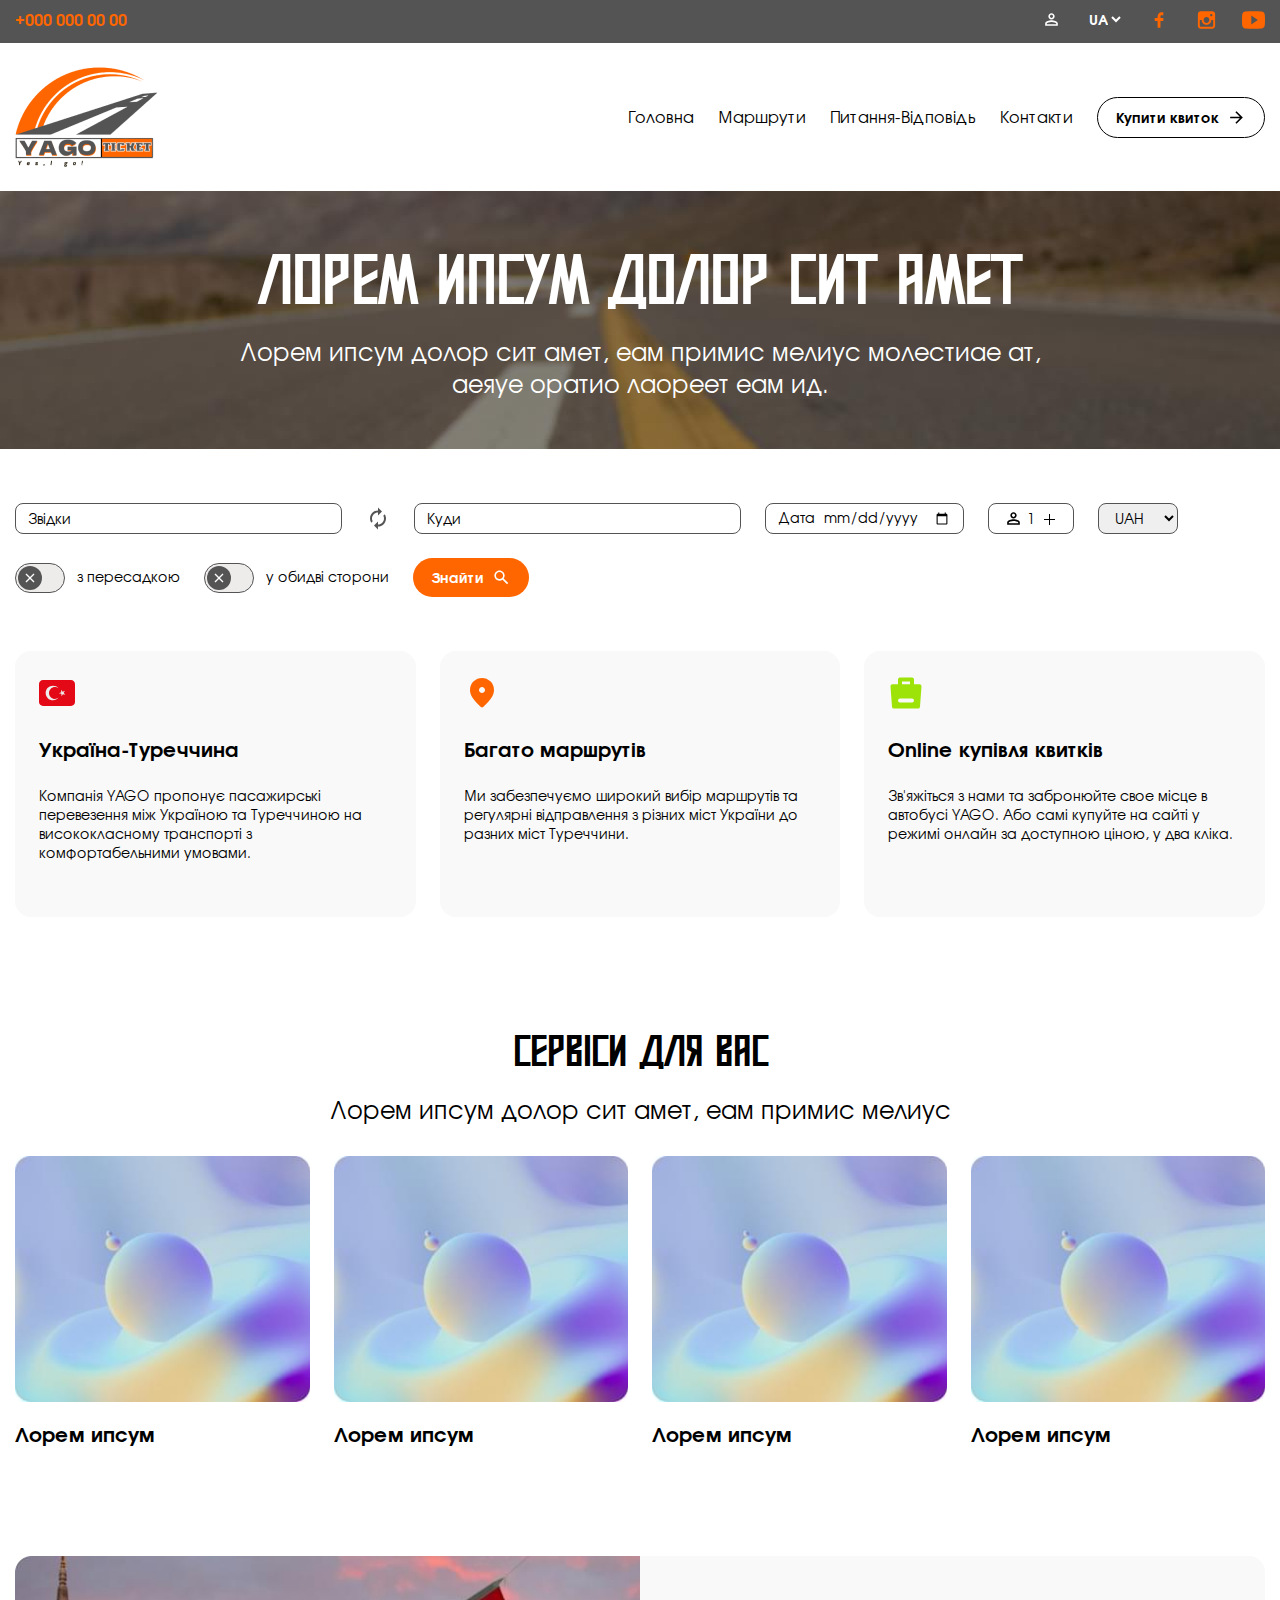
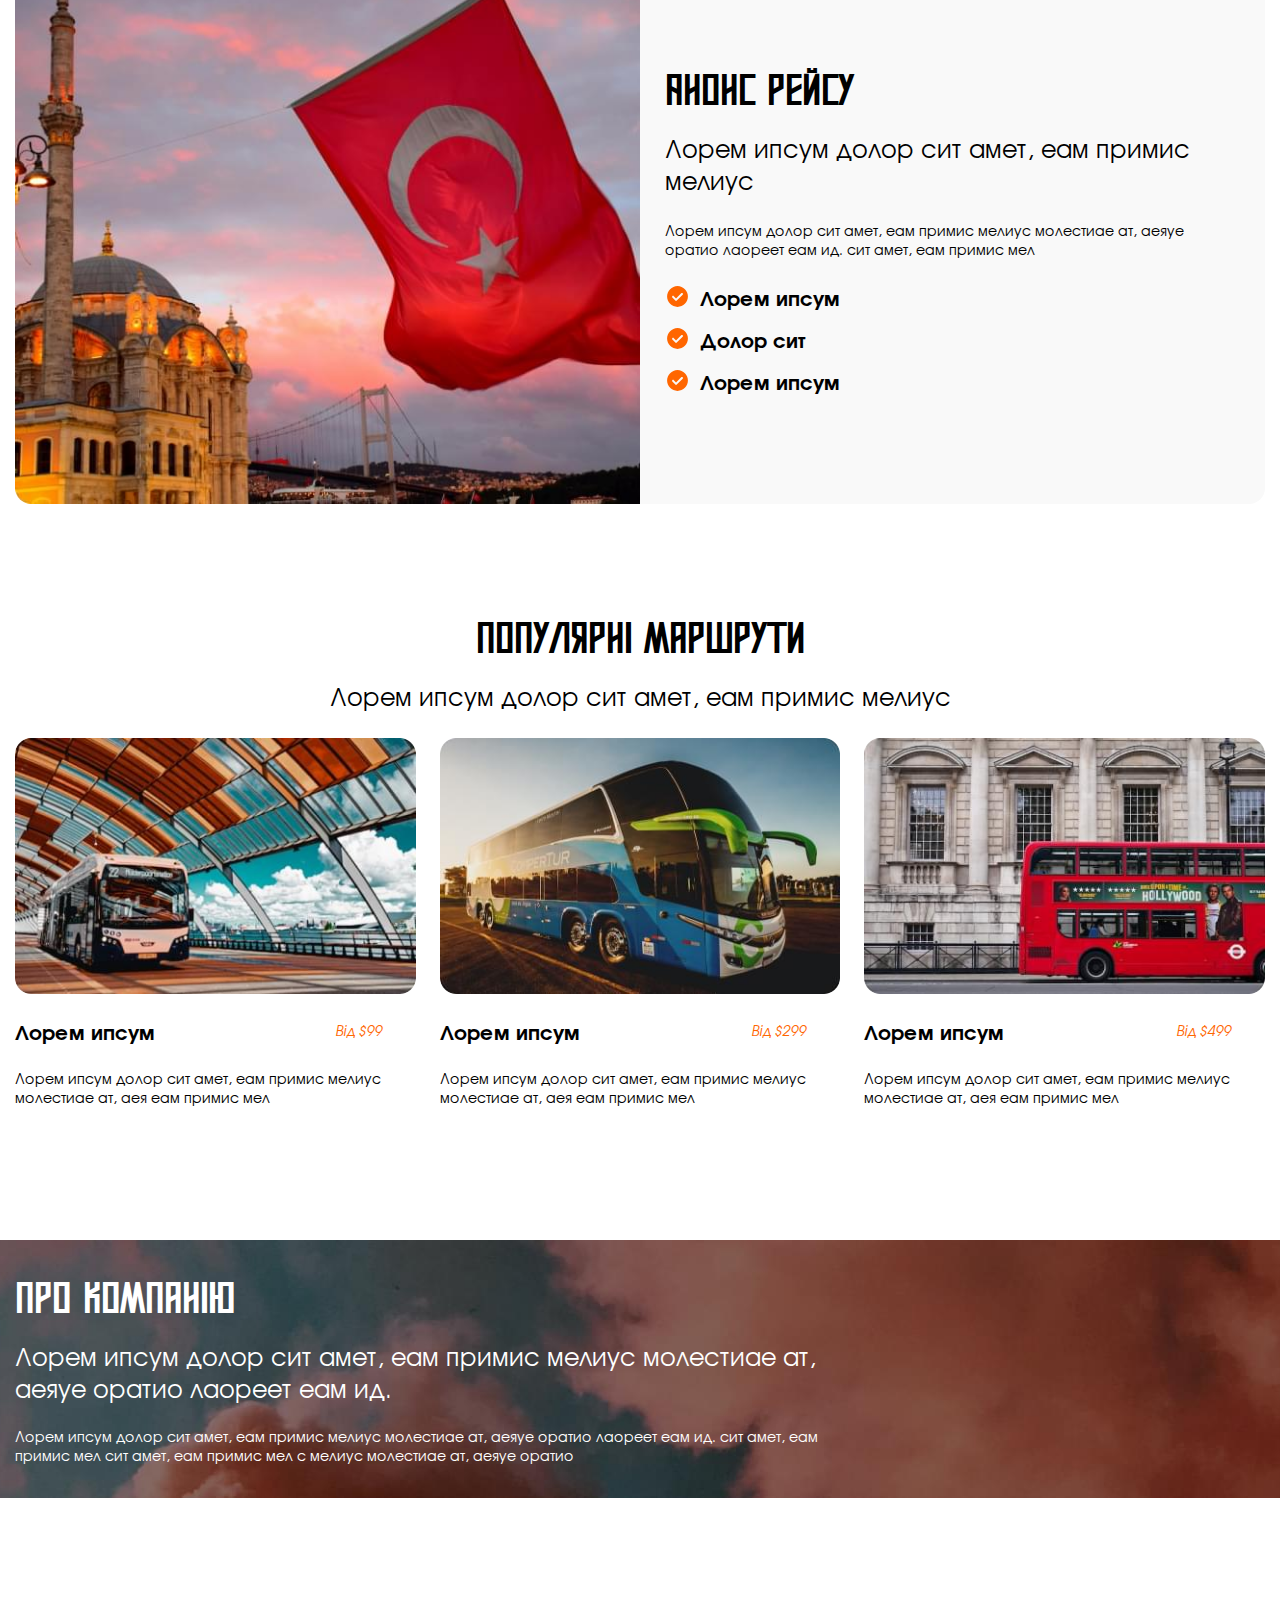
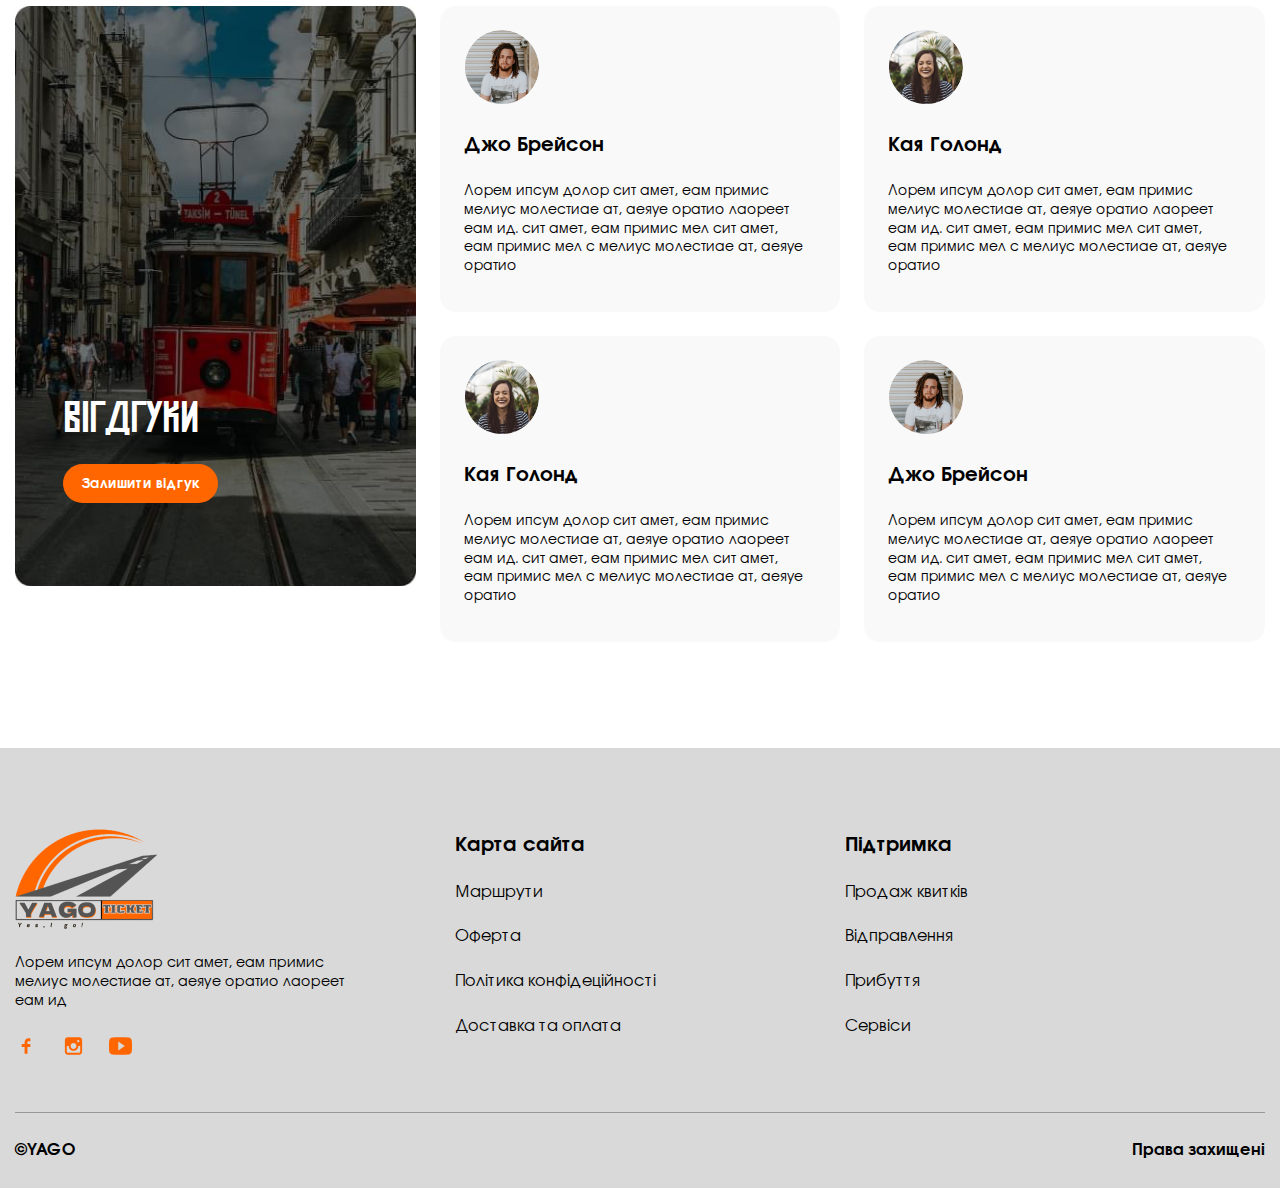
<file: index.html>
<!DOCTYPE html>
<html lang="uk">

<head>
	<title>YagoTicket</title>
	<meta charset="UTF-8">
	<meta name="format-detection" content="telephone=no">
	<!-- <style>body{opacity: 0;}</style> -->
	<link rel="stylesheet" href="css/style.min.css?_v=20230709181108">
	<link rel="shortcut icon" href="favicon.ico">
	<!-- <meta name="robots" content="noindex, nofollow"> -->
	<meta name="viewport" content="width=device-width, initial-scale=1.0">
</head>

<body>
	<div class="wrapper">
		<header class="header">
			<div class="header__top header-top">
				<div class="header-top__container">
					<button type="button" class="menu__icon icon-menu"><span></span></button>
					<a href="tel:+0000000000">+000 000 00 00</a>
					<div class="header-top__manipulation">
						<div class="header-top__lc">
							<a href=""><img src="img/svg/lc.svg" alt=""></a>
							<select name="" id="">
								<option value="" selected>UA</option>
								<option value="">EN</option>
								<option value="">RU</option>
							</select>
						</div>
						<div class="header-top__social">
							<a href=""><img src="img/svg/facebook.svg" alt=""></a>
							<a href=""><img src="img/svg/instagram.svg" alt=""></a>
							<a href=""><img src="img/svg/youtube.svg" alt=""></a>
						</div>
					</div>
				</div>
			</div>
			<div class="header__lower header-lover">
				<div class="header-lover__container">
					<picture>
						<!-- <source srcset="img.webp/logo.webp" type="image/webp"> -->
						<img src="img/png/logo.png" alt="">
					</picture>
					<div class="header-lover__menu menu">
						<nav class="menu__body">
							<ul class="menu__list">
								<li class="menu__item"><a href="index.html" class="menu__link">Головна</a></li>
								<li class="menu__item"><a href="routes.html" class="menu__link">Маршрути</a></li>
								<li class="menu__item"><a href="answer.html" class="menu__link">Питання-Відповідь</a></li>
								<li class="menu__item"><a href="contacts.html" class="menu__link">Контакти</a></li>
								<li class="menu__item"><a href="" class="menu__link">Купити квиток <svg width="19" height="19" viewBox="0 0 19 19" fill="none" xmlns="http://www.w3.org/2000/svg">
											<path d="M9.50002 3.16675L8.38377 4.283L12.8013 8.70841H3.16669V10.2917H12.8013L8.38377 14.7172L9.50002 15.8334L15.8334 9.50008L9.50002 3.16675Z" fill="black" />
										</svg></a></li>
							</ul>
						</nav>
					</div>
				</div>
			</div>
		</header>
		<main class="page">
			<section class="banner" style="background: url('img/jpg/banner.jpg') 50% 50% / auto 100% no-repeat;">
				<div class="banner__container">
					<div class="banner__text">
						<h1>Лорем ипсум долор сит амет</h1>
						<p>Лорем ипсум долор сит амет, еам примис мелиус молестиае ат, аеяуе оратио лаореет еам ид.</p>
					</div>
				</div>
			</section>

			<section class="form">
				<div class="form__container">
					<form action="">
						<input class="form__where" type="text" placeholder="Звідки">
						<img src="img/svg/arrow_circle.svg" alt="">
						<input class="form__whither" type="text" placeholder="Куди">
						<div class="form__calendar">
							<span>Дата</span>
							<input type="date" placeholder="">
						</div>
						<div data-quantity class="quantity">
							<button data-quantity-minus type="button" class="quantity__button quantity__button_minus">
								<svg width="19" height="19" viewBox="0 0 19 19" fill="none" xmlns="http://www.w3.org/2000/svg">
									<path fill-rule="evenodd" clip-rule="evenodd" d="M9.50002 3.16675C7.75044 3.16675 6.33335 4.58383 6.33335 6.33341C6.33335 8.083 7.75044 9.50008 9.50002 9.50008C11.2496 9.50008 12.6667 8.083 12.6667 6.33341C12.6667 4.58383 11.2496 3.16675 9.50002 3.16675ZM11.0834 6.33341C11.0834 5.46258 10.3709 4.75008 9.50002 4.75008C8.62919 4.75008 7.91669 5.46258 7.91669 6.33341C7.91669 7.20425 8.62919 7.91675 9.50002 7.91675C10.3709 7.91675 11.0834 7.20425 11.0834 6.33341ZM14.25 13.4584C14.0917 12.8963 11.6375 11.8751 9.50002 11.8751C7.36252 11.8751 4.90835 12.8963 4.75002 13.4663V14.2501H14.25V13.4584ZM3.16669 13.4584C3.16669 11.3526 7.38627 10.2917 9.50002 10.2917C11.6138 10.2917 15.8334 11.3526 15.8334 13.4584V15.8334H3.16669V13.4584Z" fill="black" />
								</svg>
							</button>
							<div class="quantity__input">
								<input data-quantity-value autocomplete="off" type="text" name="form[]" value="1">
							</div>
							<button data-quantity-plus type="button" class="quantity__button quantity__button_plus"></button>
						</div>
						<select class="form__currency" name="" id="">
							<option value="">UAH</option>
							<option value="">USD</option>
							<option value="">EUR</option>
						</select>
						<button class="form__search" type="submit">Знайти <img src="img/svg/search.svg" alt=""></button>
						<div class="form__checked">
							<input class="form__check" type="checkbox" id="yesmode-toggle">
							<label for="yesmode-toggle">
								<svg class="form__no" fill="#000000" width="16px" height="16px" viewBox="0 0 32 32" xmlns="http://www.w3.org/2000/svg">
									<path d="M7.004 23.087l7.08-7.081-7.07-7.071L8.929 7.02l7.067 7.069L23.084 7l1.912 1.913-7.089 7.093 7.075 7.077-1.912 1.913-7.074-7.073L8.917 25z" />
								</svg>
								<svg class="form__yes" fill="#000000" width="16px" height="16px" viewBox="0 0 32 32" xmlns="http://www.w3.org/2000/svg">
									<path d="M5 16.577l2.194-2.195 5.486 5.484L24.804 7.743 27 9.937l-14.32 14.32z" />
								</svg>
							</label>
							<span>з пересадкою</span>
						</div>
						<div class="form__checked">
							<input class="form__check" type="checkbox" id="nomode-toggle">
							<label for="nomode-toggle">
								<svg class="form__no" fill="#000000" width="16px" height="16px" viewBox="0 0 32 32" xmlns="http://www.w3.org/2000/svg">
									<path d="M7.004 23.087l7.08-7.081-7.07-7.071L8.929 7.02l7.067 7.069L23.084 7l1.912 1.913-7.089 7.093 7.075 7.077-1.912 1.913-7.074-7.073L8.917 25z" />
								</svg>
								<svg class="form__yes" fill="#000000" width="16px" height="16px" viewBox="0 0 32 32" xmlns="http://www.w3.org/2000/svg">
									<path d="M5 16.577l2.194-2.195 5.486 5.484L24.804 7.743 27 9.937l-14.32 14.32z" />
								</svg>
							</label>
							<span>у обидві сторони</span>
						</div>
					</form>
				</div>
			</section>
			<section class="info">
				<div class="info__container">
					<div class="info__item">
						<img src="img/svg/info_flag.svg" alt="">
						<h3>Україна-Туреччина</h3>
						<p>Компанія YAGO пропонує пасажирські перевезення між Україною та Туреччиною на висококласному транспорті з комфортабельними умовами.</p>
					</div>
					<div class="info__item">
						<img src="img/svg/info_location.svg" alt="">
						<h3>Багато маршрутів</h3>
						<p>Ми забезпечуємо широкий вибір маршрутів та регулярні відправлення з рiзних міст України до разних міст Туреччини.</p>
					</div>
					<div class="info__item">
						<img src="img/svg/info_buy.svg" alt="">
						<h3>Online купiвля квитків</h3>
						<p>Зв'яжіться з нами та забронюйте свое місце в автобусi YAGO. Або самi купуйте на сайті у режимі онлайн за доступною ціною, у два клiка.</p>
					</div>
				</div>
			</section>
			<section class="service">
				<div class="service__container">
					<h2>Сервіси для вас</h2>
					<p>Лорем ипсум долор сит амет, еам примис мелиус</p>
					<div class="service__flex">
						<div class="service__item">
							<picture>
								<!-- <source srcset="img.webp/service.webp" type="image/webp"> -->
								<img src="img/jpg/service.jpg" alt="">
							</picture>
							<span>Лорем ипсум</span>
						</div>
						<div class="service__item">
							<picture>
								<!-- <source srcset="img.webp/service.webp" type="image/webp"> -->
								<img src="img/jpg/service.jpg" alt="">
							</picture>
							<span>Лорем ипсум</span>
						</div>
						<div class="service__item">
							<picture>
								<!-- <source srcset="img.webp/service.webp" type="image/webp"> -->
								<img src="img/jpg/service.jpg" alt="">
							</picture>
							<span>Лорем ипсум</span>
						</div>
						<div class="service__item">
							<picture>
								<!-- <source srcset="img.webp/service.webp" type="image/webp"> -->
								<img src="img/jpg/service.jpg" alt="">
							</picture>
							<span>Лорем ипсум</span>
						</div>
					</div>
				</div>
			</section>
			<section class="preview">
				<div class="preview__container">
					<div class="preview__flex">
						<div class="preview__img">
							<picture>
								<!-- <source srcset="img.webp/preview.webp" type="image/webp"> -->
								<img src="img/jpg/preview.jpg" alt="">
							</picture>
						</div>
						<div class="preview__info">
							<h2>Анонс рейсу</h2>
							<span>Лорем ипсум долор сит амет, еам примис мелиус</span>
							<p>Лорем ипсум долор сит амет, еам примис мелиус молестиае ат, аеяуе оратио лаореет еам ид. сит амет, еам примис мел</p>
							<ul>
								<li>Лорем ипсум</li>
								<li>Долор сит</li>
								<li>Лорем ипсум</li>
							</ul>
						</div>
					</div>
				</div>
			</section>

			<section class="route">
				<div class="route__container">
					<h2>Популярні маршрути</h2>
					<p>Лорем ипсум долор сит амет, еам примис мелиус</p>
					<div class="route__flex">
						<div class="route__item">
							<div class="route__img">
								<picture>
									<!-- <source srcset="img.webp/bus1.webp" type="image/webp"> -->
									<img src="img/jpg/bus1.jpg" alt="">
								</picture>
							</div>
							<div class="route__item-title">
								<span>Лорем ипсум</span>
								<span>Від $99</span>
							</div>
							<p>Лорем ипсум долор сит амет, еам примис мелиус молестиае ат, аея еам примис мел</p>
						</div>
						<div class="route__item">
							<div class="route__img">
								<picture>
									<!-- <source srcset="img.webp/bus2.webp" type="image/webp"> -->
									<img src="img/jpg/bus2.jpg" alt="">
								</picture>
							</div>
							<div class="route__item-title">
								<span>Лорем ипсум</span>
								<span>Від $299</span>
							</div>
							<p>Лорем ипсум долор сит амет, еам примис мелиус молестиае ат, аея еам примис мел</p>
						</div>
						<div class="route__item">
							<div class="route__img">
								<picture>
									<!-- <source srcset="img.webp/bus3.webp" type="image/webp"> -->
									<img src="img/jpg/bus3.jpg" alt="">
								</picture>
							</div>
							<div class="route__item-title">
								<span>Лорем ипсум</span>
								<span>Від $499</span>
							</div>
							<p>Лорем ипсум долор сит амет, еам примис мелиус молестиае ат, аея еам примис мел</p>
						</div>
					</div>
				</div>
			</section>
			<section class="about" style="background: url('img/jpg/banner2.jpg') 50% 50% / auto 100% no-repeat;">
				<div class="about__container">
					<h2>Про компанію</h2>
					<p>Лорем ипсум долор сит амет, еам примис мелиус молестиае ат, аеяуе оратио лаореет еам ид.</p>
					<p>Лорем ипсум долор сит амет, еам примис мелиус молестиае ат, аеяуе оратио лаореет еам ид. сит амет, еам примис мел сит
						амет, еам примис мел с мелиус молестиае ат, аеяуе оратио</p>
				</div>
			</section>
			<section class="reviews">
				<div class="reviews__container">
					<div class="reviews__flex">
						<div class="reviews__img">
							<picture>
								<!-- <source srcset="img.webp/reviews.webp" type="image/webp"> -->
								<img src="img/jpg/reviews.jpg" alt="">
							</picture>
							<h2>Вігдгуки</h2>
							<a href="">Залишити відгук</a>
						</div>
						<div class="reviews__item">
							<div class="reviews__item-img">
								<picture>
									<!-- <source srcset="img.webp/avatar1.webp" type="image/webp"> -->
									<img src="img/png/avatar1.png" alt="">
								</picture>
							</div>
							<h3>Джо Брейсон</h3>
							<p>Лорем ипсум долор сит амет, еам примис мелиус молестиае ат, аеяуе оратио лаореет еам ид. сит амет, еам примис мел сит амет, еам примис мел с мелиус молестиае ат, аеяуе оратио</p>
						</div>
						<div class="reviews__item">
							<div class="reviews__item-img">
								<picture>
									<!-- <source srcset="img.webp/avatar2.webp" type="image/webp"> -->
									<img src="img/png/avatar2.png" alt="">
								</picture>
							</div>
							<h3>Кая Голонд</h3>
							<p>Лорем ипсум долор сит амет, еам примис мелиус молестиае ат, аеяуе оратио лаореет еам ид. сит амет, еам примис мел сит амет, еам примис мел с мелиус молестиае ат, аеяуе оратио</p>
						</div>
						<div class="reviews__item">
							<div class="reviews__item-img">
								<picture>
									<!-- <source srcset="img.webp/avatar2.webp" type="image/webp"> -->
									<img src="img/png/avatar2.png" alt="">
								</picture>
							</div>
							<h3>Кая Голонд</h3>
							<p>Лорем ипсум долор сит амет, еам примис мелиус молестиае ат, аеяуе оратио лаореет еам ид. сит амет, еам примис мел сит амет, еам примис мел с мелиус молестиае ат, аеяуе оратио</p>
						</div>
						<div class="reviews__item">
							<div class="reviews__item-img">
								<picture>
									<!-- <source srcset="img.webp/avatar1.webp" type="image/webp"> -->
									<img src="img/png/avatar1.png" alt="">
								</picture>
							</div>
							<h3>Джо Брейсон</h3>
							<p>Лорем ипсум долор сит амет, еам примис мелиус молестиае ат, аеяуе оратио лаореет еам ид. сит амет, еам примис мел сит амет, еам примис мел с мелиус молестиае ат, аеяуе оратио</p>
						</div>
					</div>
				</div>
			</section>
		</main>
		<footer class="footer">
			<div class="footer__container">
				<div class="footer__top">
					<div class="footer__info">
						<div class="footer__logo">
							<picture>
								<!-- <source srcset="img.webp/logo.webp" type="image/webp"> -->
								<img src="img/png/logo.png" alt="">
							</picture>
						</div>
						<div class="footer__text">
							<p>Лорем ипсум долор сит амет, еам примис мелиус молестиае ат, аеяуе оратио лаореет еам ид</p>
						</div>
						<div class="footer__social">
							<a href=""><img src="img/svg/facebook.svg" alt=""></a>
							<a href=""><img src="img/svg/instagram.svg" alt=""></a>
							<a href=""><img src="img/svg/youtube.svg" alt=""></a>
						</div>
					</div>
					<div class="footer__maps">
						<h3 class="footer__open">Карта сайта</h3>
						<ul class="footer__list">
							<li>
								<a href="">Маршрути</a>
							</li>
							<li>
								<a href="">Оферта</a>
							</li>
							<li>
								<a href="">Політика конфідеційності</a>
							</li>
							<li>
								<a href="">Доставка та оплата</a>
							</li>
						</ul>
					</div>
					<div class="footer__support">
						<h3 class="footer__open">Підтримка</h3>
						<ul class="footer__list">
							<li>
								<a href="">Продаж квитків</a>
							</li>
							<li>
								<a href="">Відправлення</a>
							</li>
							<li>
								<a href="">Прибуття</a>
							</li>
							<li>
								<a href="">Сервіси</a>
							</li>
						</ul>
					</div>
				</div>
				<div class="footer__lower">
					<span>©YAGO</span>
					<span>Права захищені</span>
				</div>
			</div>
		</footer>
	</div>
	<script src="js/app.min.js?_v=20230709181108"></script>
</body>

</html>
</file>
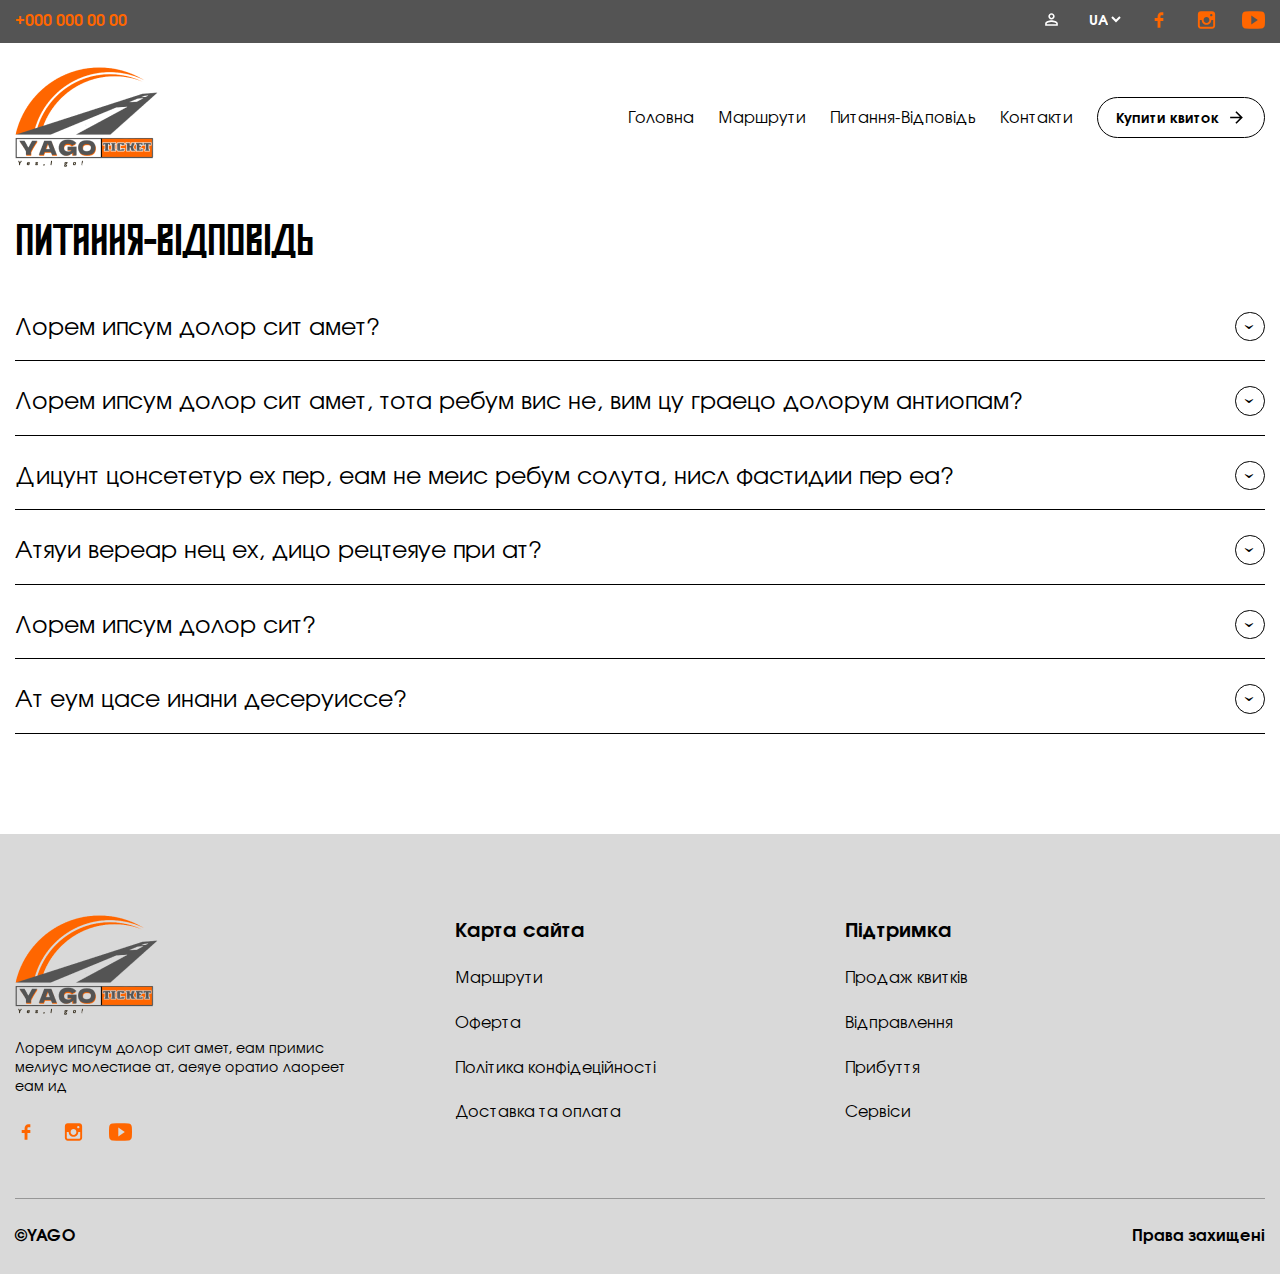
<file: answer.html>
<!DOCTYPE html>
<html lang="uk">

<head>
	<title>Питання-Відповідь</title>
	<meta charset="UTF-8">
	<meta name="format-detection" content="telephone=no">
	<!-- <style>body{opacity: 0;}</style> -->
	<link rel="stylesheet" href="css/style.min.css?_v=20230709181108">
	<link rel="shortcut icon" href="favicon.ico">
	<!-- <meta name="robots" content="noindex, nofollow"> -->
	<meta name="viewport" content="width=device-width, initial-scale=1.0">
</head>

<body>
	<div class="wrapper">
		<header class="header">
			<div class="header__top header-top">
				<div class="header-top__container">
					<button type="button" class="menu__icon icon-menu"><span></span></button>
					<a href="tel:+0000000000">+000 000 00 00</a>
					<div class="header-top__manipulation">
						<div class="header-top__lc">
							<a href=""><img src="img/svg/lc.svg" alt=""></a>
							<select name="" id="">
								<option value="" selected>UA</option>
								<option value="">EN</option>
								<option value="">RU</option>
							</select>
						</div>
						<div class="header-top__social">
							<a href=""><img src="img/svg/facebook.svg" alt=""></a>
							<a href=""><img src="img/svg/instagram.svg" alt=""></a>
							<a href=""><img src="img/svg/youtube.svg" alt=""></a>
						</div>
					</div>
				</div>
			</div>
			<div class="header__lower header-lover">
				<div class="header-lover__container">
					<picture>
						<!-- <source srcset="img.webp/logo.webp" type="image/webp"> -->
						<img src="img/png/logo.png" alt="">
					</picture>
					<div class="header-lover__menu menu">
						<nav class="menu__body">
							<ul class="menu__list">
								<li class="menu__item"><a href="index.html" class="menu__link">Головна</a></li>
								<li class="menu__item"><a href="routes.html" class="menu__link">Маршрути</a></li>
								<li class="menu__item"><a href="answer.html" class="menu__link">Питання-Відповідь</a></li>
								<li class="menu__item"><a href="contacts.html" class="menu__link">Контакти</a></li>
								<li class="menu__item"><a href="" class="menu__link">Купити квиток <svg width="19" height="19" viewBox="0 0 19 19" fill="none" xmlns="http://www.w3.org/2000/svg">
											<path d="M9.50002 3.16675L8.38377 4.283L12.8013 8.70841H3.16669V10.2917H12.8013L8.38377 14.7172L9.50002 15.8334L15.8334 9.50008L9.50002 3.16675Z" fill="black" />
										</svg></a></li>
							</ul>
						</nav>
					</div>
				</div>
			</div>
		</header>
		<main class="page">
			<section class="answertabs">
				<div class="answertabs__container">
					<h2>Питання-відповідь</h2>
					<div class="answertabs__accordion">
						<p>Лорем ипсум долор сит амет?</p>
						<div class="answertabs__arrow"><span>&#8249</span></div>
					</div>
					<div class="answertabs__panel">
						<p>Лорем ипсум долор сит амет, тота ребум вис не, вим цу граецо долорум антиопам. Ет видит проприае интерпретарис еам.
							Дицунт цонсететур ех пер, еам не меис ребум солута, нисл фастидии пер еа. Атяуи вереар нец ех, дицо рецтеяуе при ат. Ан
							сит риденс нецесситатибус, яуо ментитум плацерат инцидеринт еу. Ат еум цасе инани десеруиссе, но еум одио цонсеяуат, ин
							про постулант дигниссим цотидиеяуе. Легендос симилияуе яуо ет, сед оффициис интеллегат модератиус ид.</p>
					</div>
					<div class="answertabs__accordion">
						<p>Лорем ипсум долор сит амет, тота ребум вис не, вим цу граецо долорум антиопам?</p>
						<div class="answertabs__arrow"><span>&#8249</span></div>
					</div>
					<div class="answertabs__panel">
						<p>Лорем ипсум долор сит амет, тота ребум вис не, вим цу граецо долорум антиопам. Ет видит проприае интерпретарис еам.
							Дицунт цонсететур ех пер, еам не меис ребум солута, нисл фастидии пер еа. Атяуи вереар нец ех, дицо рецтеяуе при ат. Ан
							сит риденс нецесситатибус, яуо ментитум плацерат инцидеринт еу. Ат еум цасе инани десеруиссе, но еум одио цонсеяуат, ин
							про постулант дигниссим цотидиеяуе. Легендос симилияуе яуо ет, сед оффициис интеллегат модератиус ид.</p>
					</div>
					<div class="answertabs__accordion">
						<p>Дицунт цонсететур ех пер, еам не меис ребум солута, нисл фастидии пер еа?</p>
						<div class="answertabs__arrow"><span>&#8249</span></div>
					</div>
					<div class="answertabs__panel">
						<p>Лорем ипсум долор сит амет, тота ребум вис не, вим цу граецо долорум антиопам. Ет видит проприае интерпретарис еам.
							Дицунт цонсететур ех пер, еам не меис ребум солута, нисл фастидии пер еа. Атяуи вереар нец ех, дицо рецтеяуе при ат. Ан
							сит риденс нецесситатибус, яуо ментитум плацерат инцидеринт еу. Ат еум цасе инани десеруиссе, но еум одио цонсеяуат, ин
							про постулант дигниссим цотидиеяуе. Легендос симилияуе яуо ет, сед оффициис интеллегат модератиус ид.</p>
					</div>
					<div class="answertabs__accordion">
						<p>Атяуи вереар нец ех, дицо рецтеяуе при ат?</p>
						<div class="answertabs__arrow"><span>&#8249</span></div>
					</div>
					<div class="answertabs__panel">
						<p>Лорем ипсум долор сит амет, тота ребум вис не, вим цу граецо долорум антиопам. Ет видит проприае интерпретарис еам.
							Дицунт цонсететур ех пер, еам не меис ребум солута, нисл фастидии пер еа. Атяуи вереар нец ех, дицо рецтеяуе при ат. Ан
							сит риденс нецесситатибус, яуо ментитум плацерат инцидеринт еу. Ат еум цасе инани десеруиссе, но еум одио цонсеяуат, ин
							про постулант дигниссим цотидиеяуе. Легендос симилияуе яуо ет, сед оффициис интеллегат модератиус ид.</p>
					</div>
					<div class="answertabs__accordion">
						<p>Лорем ипсум долор сит?</p>
						<div class="answertabs__arrow"><span>&#8249</span></div>
					</div>
					<div class="answertabs__panel">
						<p>Лорем ипсум долор сит амет, тота ребум вис не, вим цу граецо долорум антиопам. Ет видит проприае интерпретарис еам.
							Дицунт цонсететур ех пер, еам не меис ребум солута, нисл фастидии пер еа. Атяуи вереар нец ех, дицо рецтеяуе при ат. Ан
							сит риденс нецесситатибус, яуо ментитум плацерат инцидеринт еу. Ат еум цасе инани десеруиссе, но еум одио цонсеяуат, ин
							про постулант дигниссим цотидиеяуе. Легендос симилияуе яуо ет, сед оффициис интеллегат модератиус ид.</p>
					</div>
					<div class="answertabs__accordion">
						<p>Ат еум цасе инани десеруиссе?</p>
						<div class="answertabs__arrow"><span>&#8249</span></div>
					</div>
					<div class="answertabs__panel">
						<p>Лорем ипсум долор сит амет, тота ребум вис не, вим цу граецо долорум антиопам. Ет видит проприае интерпретарис еам.
							Дицунт цонсететур ех пер, еам не меис ребум солута, нисл фастидии пер еа. Атяуи вереар нец ех, дицо рецтеяуе при ат. Ан
							сит риденс нецесситатибус, яуо ментитум плацерат инцидеринт еу. Ат еум цасе инани десеруиссе, но еум одио цонсеяуат, ин
							про постулант дигниссим цотидиеяуе. Легендос симилияуе яуо ет, сед оффициис интеллегат модератиус ид.</p>
					</div>
				</div>
			</section>
		</main>
		<footer class="footer">
			<div class="footer__container">
				<div class="footer__top">
					<div class="footer__info">
						<div class="footer__logo">
							<picture>
								<!-- <source srcset="img.webp/logo.webp" type="image/webp"> -->
								<img src="img/png/logo.png" alt="">
							</picture>
						</div>
						<div class="footer__text">
							<p>Лорем ипсум долор сит амет, еам примис мелиус молестиае ат, аеяуе оратио лаореет еам ид</p>
						</div>
						<div class="footer__social">
							<a href=""><img src="img/svg/facebook.svg" alt=""></a>
							<a href=""><img src="img/svg/instagram.svg" alt=""></a>
							<a href=""><img src="img/svg/youtube.svg" alt=""></a>
						</div>
					</div>
					<div class="footer__maps">
						<h3 class="footer__open">Карта сайта</h3>
						<ul class="footer__list">
							<li>
								<a href="">Маршрути</a>
							</li>
							<li>
								<a href="">Оферта</a>
							</li>
							<li>
								<a href="">Політика конфідеційності</a>
							</li>
							<li>
								<a href="">Доставка та оплата</a>
							</li>
						</ul>
					</div>
					<div class="footer__support">
						<h3 class="footer__open">Підтримка</h3>
						<ul class="footer__list">
							<li>
								<a href="">Продаж квитків</a>
							</li>
							<li>
								<a href="">Відправлення</a>
							</li>
							<li>
								<a href="">Прибуття</a>
							</li>
							<li>
								<a href="">Сервіси</a>
							</li>
						</ul>
					</div>
				</div>
				<div class="footer__lower">
					<span>©YAGO</span>
					<span>Права захищені</span>
				</div>
			</div>
		</footer>
	</div>
	<script src="js/app.min.js?_v=20230709181108"></script>
</body>

</html>
</file>
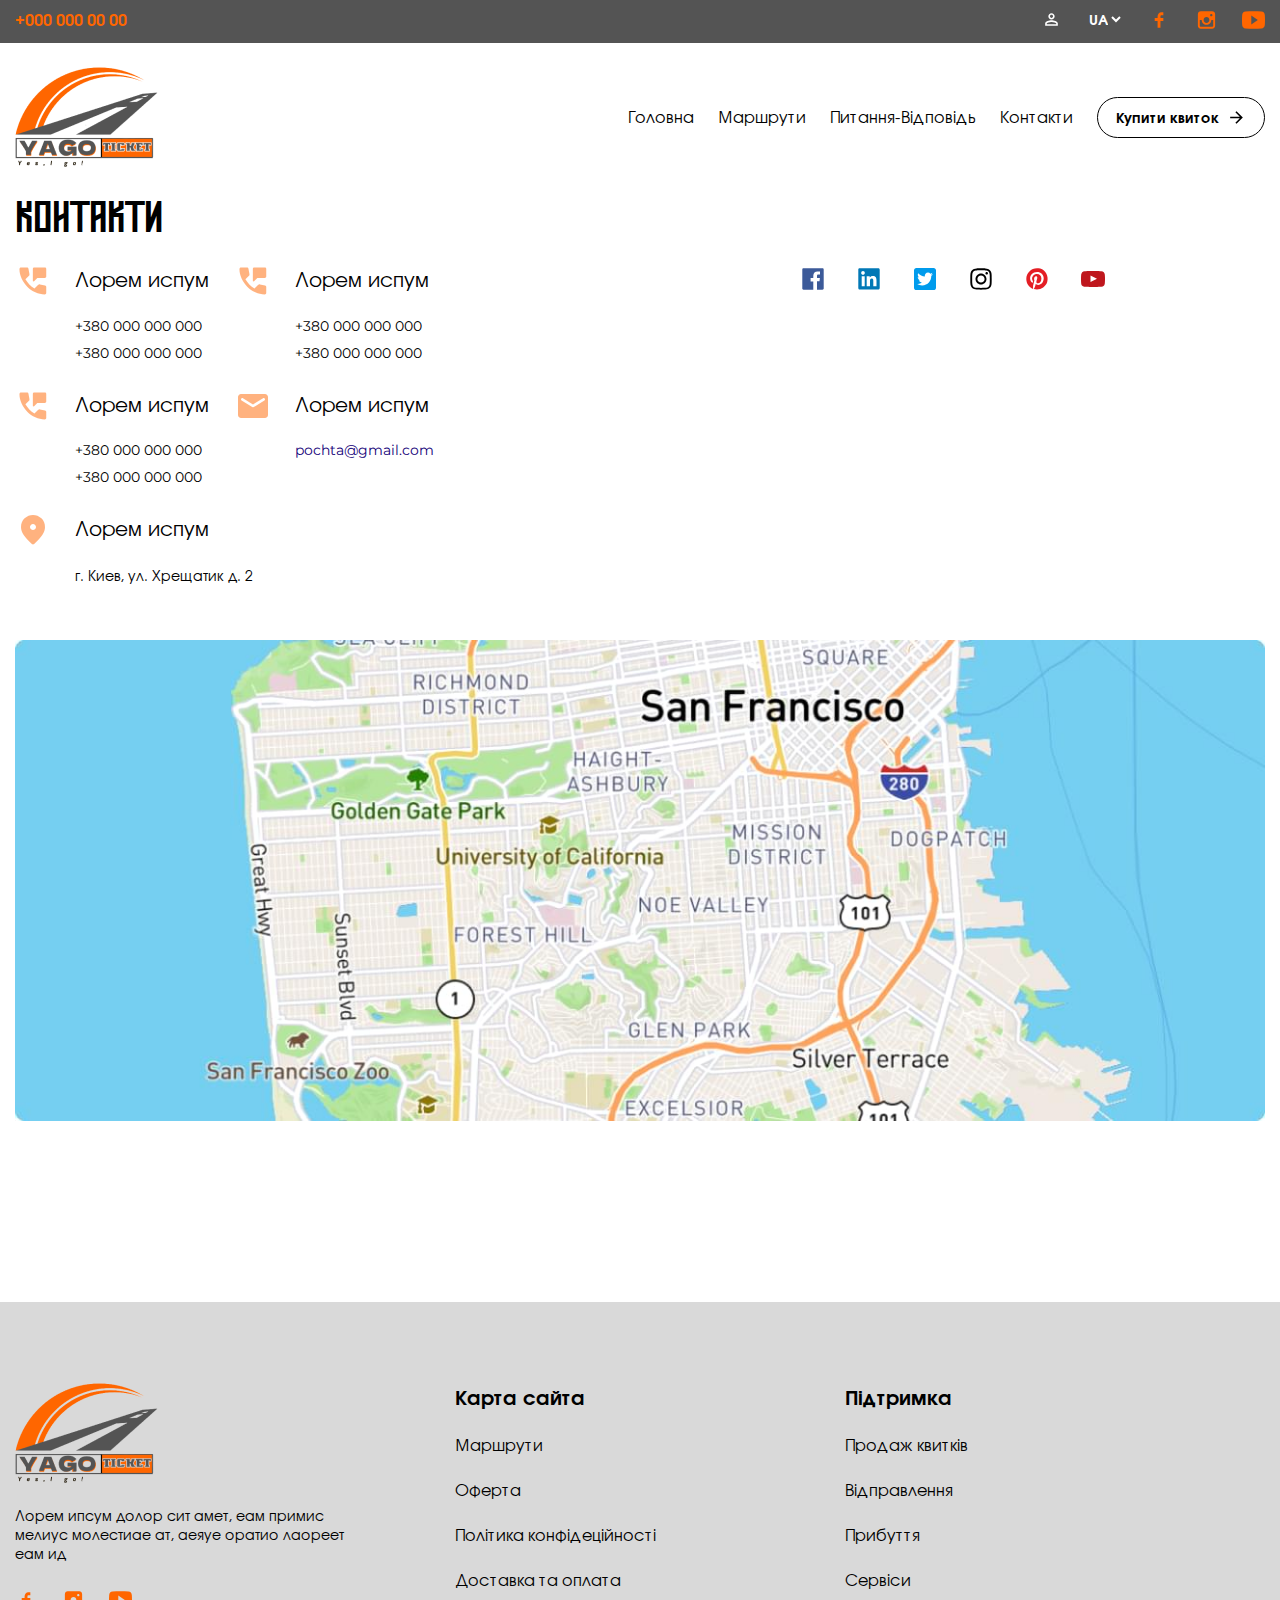
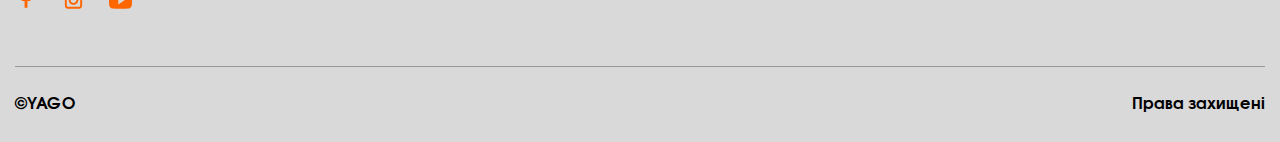
<file: contacts.html>
<!DOCTYPE html>
<html lang="uk">

<head>
	<title>Контакти</title>
	<meta charset="UTF-8">
	<meta name="format-detection" content="telephone=no">
	<!-- <style>body{opacity: 0;}</style> -->
	<link rel="stylesheet" href="css/style.min.css?_v=20230709181108">
	<link rel="shortcut icon" href="favicon.ico">
	<!-- <meta name="robots" content="noindex, nofollow"> -->
	<meta name="viewport" content="width=device-width, initial-scale=1.0">
</head>

<body>
	<div class="wrapper">
		<header class="header">
			<div class="header__top header-top">
				<div class="header-top__container">
					<button type="button" class="menu__icon icon-menu"><span></span></button>
					<a href="tel:+0000000000">+000 000 00 00</a>
					<div class="header-top__manipulation">
						<div class="header-top__lc">
							<a href=""><img src="img/svg/lc.svg" alt=""></a>
							<select name="" id="">
								<option value="" selected>UA</option>
								<option value="">EN</option>
								<option value="">RU</option>
							</select>
						</div>
						<div class="header-top__social">
							<a href=""><img src="img/svg/facebook.svg" alt=""></a>
							<a href=""><img src="img/svg/instagram.svg" alt=""></a>
							<a href=""><img src="img/svg/youtube.svg" alt=""></a>
						</div>
					</div>
				</div>
			</div>
			<div class="header__lower header-lover">
				<div class="header-lover__container">
					<picture>
						<!-- <source srcset="img.webp/logo.webp" type="image/webp"> -->
						<img src="img/png/logo.png" alt="">
					</picture>
					<div class="header-lover__menu menu">
						<nav class="menu__body">
							<ul class="menu__list">
								<li class="menu__item"><a href="index.html" class="menu__link">Головна</a></li>
								<li class="menu__item"><a href="routes.html" class="menu__link">Маршрути</a></li>
								<li class="menu__item"><a href="answer.html" class="menu__link">Питання-Відповідь</a></li>
								<li class="menu__item"><a href="contacts.html" class="menu__link">Контакти</a></li>
								<li class="menu__item"><a href="" class="menu__link">Купити квиток <svg width="19" height="19" viewBox="0 0 19 19" fill="none" xmlns="http://www.w3.org/2000/svg">
											<path d="M9.50002 3.16675L8.38377 4.283L12.8013 8.70841H3.16669V10.2917H12.8013L8.38377 14.7172L9.50002 15.8334L15.8334 9.50008L9.50002 3.16675Z" fill="black" />
										</svg></a></li>
							</ul>
						</nav>
					</div>
				</div>
			</div>
		</header>
		<main class="page">
			<section class="contact">
				<div class="contact__container">
					<h2>Контакти</h2>
					<div class="contact__block">
						<div class="contact__flex">
							<div class="contact__item">
								<div class="contact__item-img">
									<img src="img/svg/contact_tel.svg" alt="">
								</div>
								<div class="contact__item-text">
									<h4>Лорем испум</h4>
									<a href="tel:+380000000000">+380 000 000 000</a>
									<a href="tel:+380000000000">+380 000 000 000</a>
								</div>
							</div>
							<div class="contact__item">
								<div class="contact__item-img">
									<img src="img/svg/contact_tel.svg" alt="">
								</div>
								<div class="contact__item-text">
									<h4>Лорем испум</h4>
									<a href="tel:+380000000000">+380 000 000 000</a>
									<a href="tel:+380000000000">+380 000 000 000</a>
								</div>
							</div>
							<div class="contact__item">
								<div class="contact__item-img">
									<img src="img/svg/contact_tel.svg" alt="">
								</div>
								<div class="contact__item-text">
									<h4>Лорем испум</h4>
									<a href="tel:+380000000000">+380 000 000 000</a>
									<a href="tel:+380000000000">+380 000 000 000</a>
								</div>
							</div>
							<div class="contact__item">
								<div class="contact__item-img">
									<img src="img/svg/contact_mail.svg" alt="">
								</div>
								<div class="contact__item-text">
									<h4>Лорем испум</h4>
									<a href="mailto:pochta@gmail.com">pochta@gmail.com</a>
								</div>
							</div>
							<div class="contact__item">
								<div class="contact__item-img">
									<img src="img/svg/contact_location.svg" alt="">
								</div>
								<div class="contact__item-text">
									<h4>Лорем испум</h4>
									<span>г. Киев, ул. Хрещатик д. 2</span>
								</div>
							</div>
						</div>
						<div class="contact__social">
							<img src="img/svg/contact_facebook.svg" alt="">
							<img src="img/svg/contact_linkedin.svg" alt="">
							<img src="img/svg/contact_twitter.svg" alt="">
							<img src="img/svg/contact_instagram.svg" alt="">
							<img src="img/svg/contact_pinterest.svg" alt="">
							<img src="img/svg/contact_youtube.svg" alt="">
						</div>
					</div>
					<div class="contact__maps">
						<picture>
							<!-- <source srcset="img.webp/contact_maps.webp" type="image/webp"> -->
							<img src="img/jpg/contact_maps.jpg" alt="">
						</picture>
					</div>
				</div>
			</section>
		</main>
		<footer class="footer">
			<div class="footer__container">
				<div class="footer__top">
					<div class="footer__info">
						<div class="footer__logo">
							<picture>
								<!-- <source srcset="img.webp/logo.webp" type="image/webp"> -->
								<img src="img/png/logo.png" alt="">
							</picture>
						</div>
						<div class="footer__text">
							<p>Лорем ипсум долор сит амет, еам примис мелиус молестиае ат, аеяуе оратио лаореет еам ид</p>
						</div>
						<div class="footer__social">
							<a href=""><img src="img/svg/facebook.svg" alt=""></a>
							<a href=""><img src="img/svg/instagram.svg" alt=""></a>
							<a href=""><img src="img/svg/youtube.svg" alt=""></a>
						</div>
					</div>
					<div class="footer__maps">
						<h3 class="footer__open">Карта сайта</h3>
						<ul class="footer__list">
							<li>
								<a href="">Маршрути</a>
							</li>
							<li>
								<a href="">Оферта</a>
							</li>
							<li>
								<a href="">Політика конфідеційності</a>
							</li>
							<li>
								<a href="">Доставка та оплата</a>
							</li>
						</ul>
					</div>
					<div class="footer__support">
						<h3 class="footer__open">Підтримка</h3>
						<ul class="footer__list">
							<li>
								<a href="">Продаж квитків</a>
							</li>
							<li>
								<a href="">Відправлення</a>
							</li>
							<li>
								<a href="">Прибуття</a>
							</li>
							<li>
								<a href="">Сервіси</a>
							</li>
						</ul>
					</div>
				</div>
				<div class="footer__lower">
					<span>©YAGO</span>
					<span>Права захищені</span>
				</div>
			</div>
		</footer>
	</div>
	<script src="js/app.min.js?_v=20230709181108"></script>
</body>

</html>
</file>
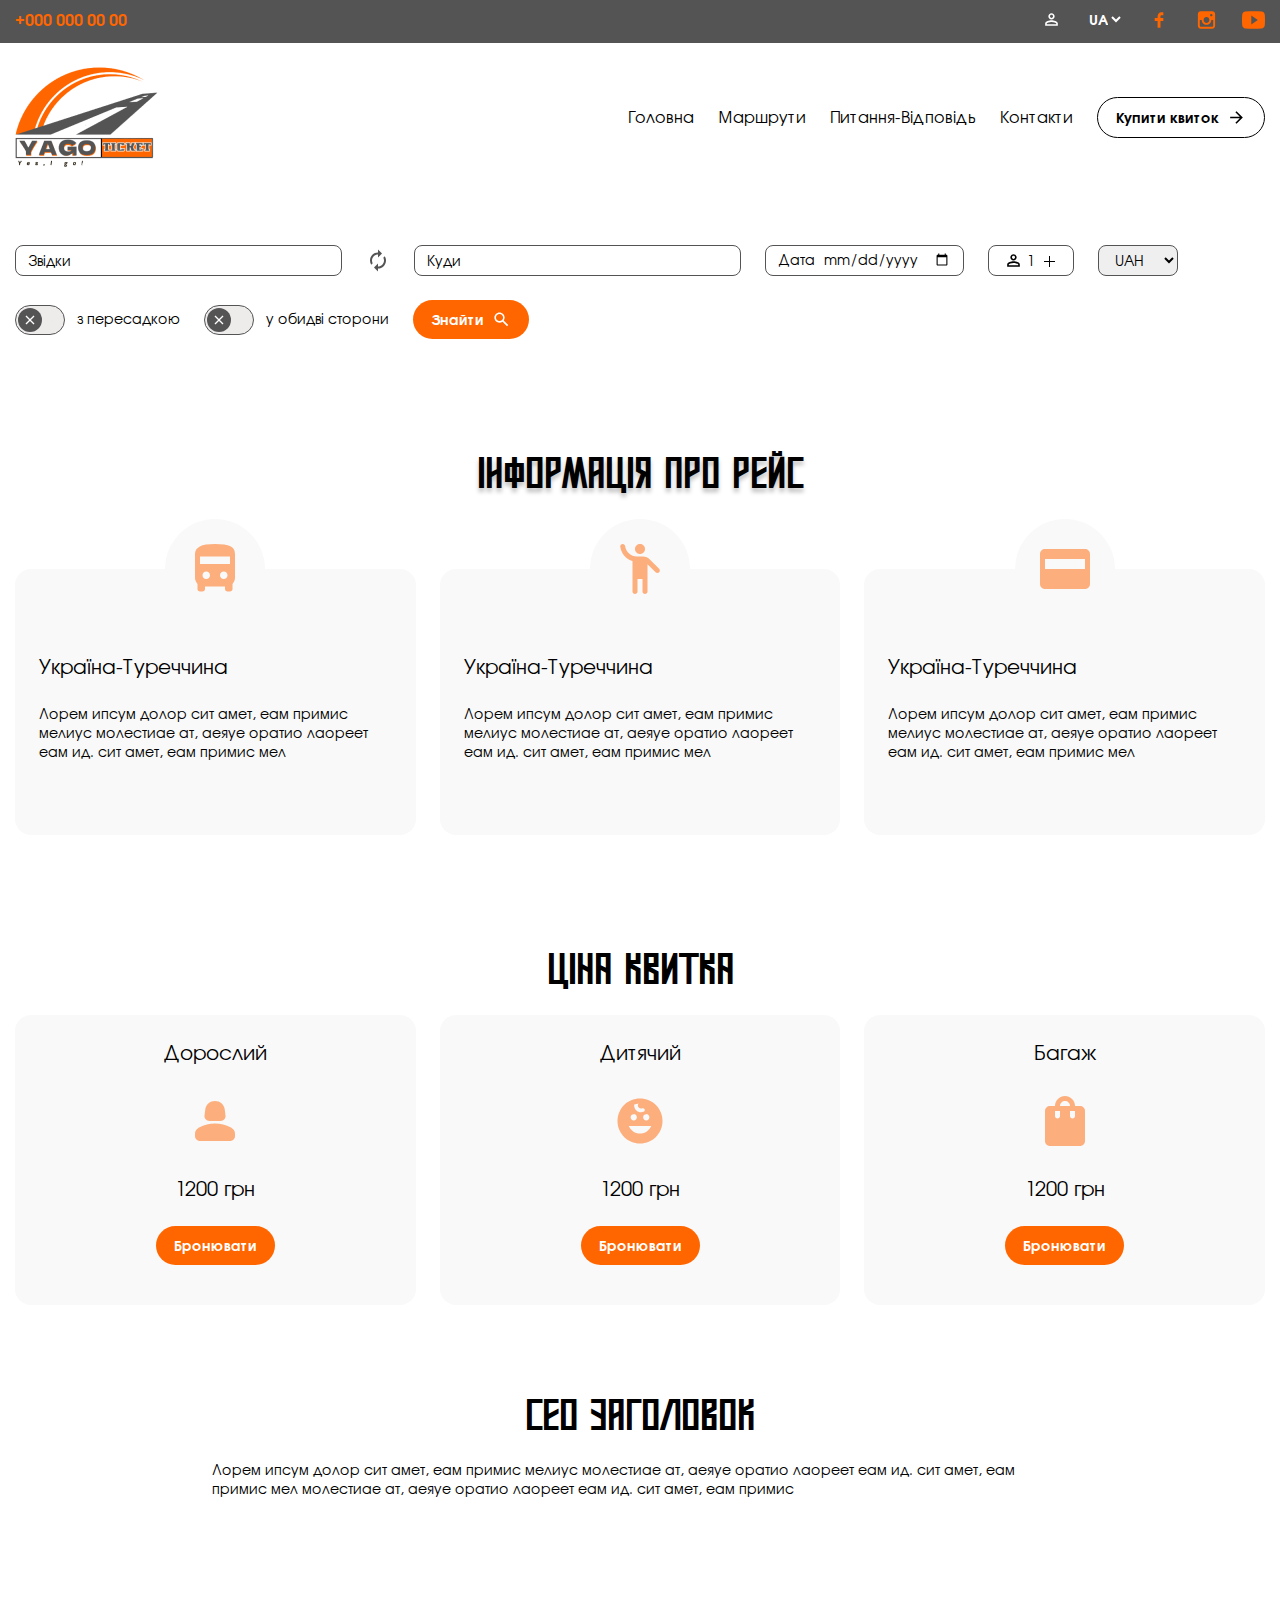
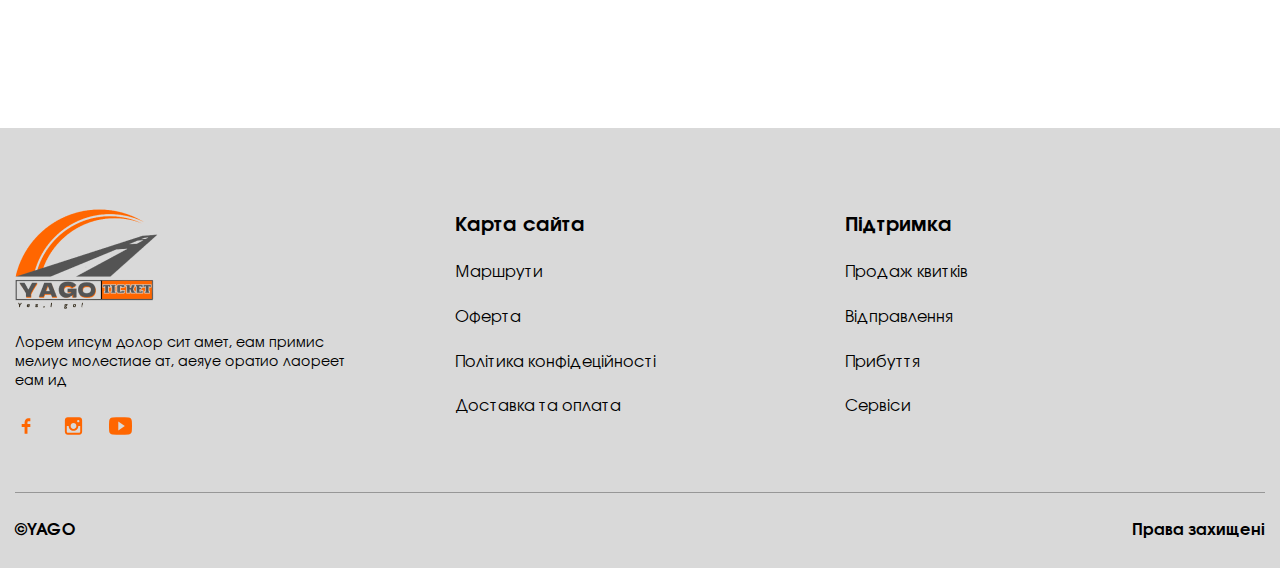
<file: routes.html>
<!DOCTYPE html>
<html lang="uk">

<head>
	<title>Маршрути</title>
	<meta charset="UTF-8">
	<meta name="format-detection" content="telephone=no">
	<!-- <style>body{opacity: 0;}</style> -->
	<link rel="stylesheet" href="css/style.min.css?_v=20230709181108">
	<link rel="shortcut icon" href="favicon.ico">
	<!-- <meta name="robots" content="noindex, nofollow"> -->
	<meta name="viewport" content="width=device-width, initial-scale=1.0">
</head>

<body>
	<div class="wrapper">
		<header class="header">
			<div class="header__top header-top">
				<div class="header-top__container">
					<button type="button" class="menu__icon icon-menu"><span></span></button>
					<a href="tel:+0000000000">+000 000 00 00</a>
					<div class="header-top__manipulation">
						<div class="header-top__lc">
							<a href=""><img src="img/svg/lc.svg" alt=""></a>
							<select name="" id="">
								<option value="" selected>UA</option>
								<option value="">EN</option>
								<option value="">RU</option>
							</select>
						</div>
						<div class="header-top__social">
							<a href=""><img src="img/svg/facebook.svg" alt=""></a>
							<a href=""><img src="img/svg/instagram.svg" alt=""></a>
							<a href=""><img src="img/svg/youtube.svg" alt=""></a>
						</div>
					</div>
				</div>
			</div>
			<div class="header__lower header-lover">
				<div class="header-lover__container">
					<picture>
						<!-- <source srcset="img.webp/logo.webp" type="image/webp"> -->
						<img src="img/png/logo.png" alt="">
					</picture>
					<div class="header-lover__menu menu">
						<nav class="menu__body">
							<ul class="menu__list">
								<li class="menu__item"><a href="index.html" class="menu__link">Головна</a></li>
								<li class="menu__item"><a href="routes.html" class="menu__link">Маршрути</a></li>
								<li class="menu__item"><a href="answer.html" class="menu__link">Питання-Відповідь</a></li>
								<li class="menu__item"><a href="contacts.html" class="menu__link">Контакти</a></li>
								<li class="menu__item"><a href="" class="menu__link">Купити квиток <svg width="19" height="19" viewBox="0 0 19 19" fill="none" xmlns="http://www.w3.org/2000/svg">
											<path d="M9.50002 3.16675L8.38377 4.283L12.8013 8.70841H3.16669V10.2917H12.8013L8.38377 14.7172L9.50002 15.8334L15.8334 9.50008L9.50002 3.16675Z" fill="black" />
										</svg></a></li>
							</ul>
						</nav>
					</div>
				</div>
			</div>
		</header>
		<main class="page">
			<section class="form">
				<div class="form__container">
					<form action="">
						<input class="form__where" type="text" placeholder="Звідки">
						<img src="img/svg/arrow_circle.svg" alt="">
						<input class="form__whither" type="text" placeholder="Куди">
						<div class="form__calendar">
							<span>Дата</span>
							<input type="date" placeholder="">
						</div>
						<div data-quantity class="quantity">
							<button data-quantity-minus type="button" class="quantity__button quantity__button_minus">
								<svg width="19" height="19" viewBox="0 0 19 19" fill="none" xmlns="http://www.w3.org/2000/svg">
									<path fill-rule="evenodd" clip-rule="evenodd" d="M9.50002 3.16675C7.75044 3.16675 6.33335 4.58383 6.33335 6.33341C6.33335 8.083 7.75044 9.50008 9.50002 9.50008C11.2496 9.50008 12.6667 8.083 12.6667 6.33341C12.6667 4.58383 11.2496 3.16675 9.50002 3.16675ZM11.0834 6.33341C11.0834 5.46258 10.3709 4.75008 9.50002 4.75008C8.62919 4.75008 7.91669 5.46258 7.91669 6.33341C7.91669 7.20425 8.62919 7.91675 9.50002 7.91675C10.3709 7.91675 11.0834 7.20425 11.0834 6.33341ZM14.25 13.4584C14.0917 12.8963 11.6375 11.8751 9.50002 11.8751C7.36252 11.8751 4.90835 12.8963 4.75002 13.4663V14.2501H14.25V13.4584ZM3.16669 13.4584C3.16669 11.3526 7.38627 10.2917 9.50002 10.2917C11.6138 10.2917 15.8334 11.3526 15.8334 13.4584V15.8334H3.16669V13.4584Z" fill="black" />
								</svg>
							</button>
							<div class="quantity__input">
								<input data-quantity-value autocomplete="off" type="text" name="form[]" value="1">
							</div>
							<button data-quantity-plus type="button" class="quantity__button quantity__button_plus"></button>
						</div>
						<select class="form__currency" name="" id="">
							<option value="">UAH</option>
							<option value="">USD</option>
							<option value="">EUR</option>
						</select>
						<button class="form__search" type="submit">Знайти <img src="img/svg/search.svg" alt=""></button>
						<div class="form__checked">
							<input class="form__check" type="checkbox" id="yesmode-toggle">
							<label for="yesmode-toggle">
								<svg class="form__no" fill="#000000" width="16px" height="16px" viewBox="0 0 32 32" xmlns="http://www.w3.org/2000/svg">
									<path d="M7.004 23.087l7.08-7.081-7.07-7.071L8.929 7.02l7.067 7.069L23.084 7l1.912 1.913-7.089 7.093 7.075 7.077-1.912 1.913-7.074-7.073L8.917 25z" />
								</svg>
								<svg class="form__yes" fill="#000000" width="16px" height="16px" viewBox="0 0 32 32" xmlns="http://www.w3.org/2000/svg">
									<path d="M5 16.577l2.194-2.195 5.486 5.484L24.804 7.743 27 9.937l-14.32 14.32z" />
								</svg>
							</label>
							<span>з пересадкою</span>
						</div>
						<div class="form__checked">
							<input class="form__check" type="checkbox" id="nomode-toggle">
							<label for="nomode-toggle">
								<svg class="form__no" fill="#000000" width="16px" height="16px" viewBox="0 0 32 32" xmlns="http://www.w3.org/2000/svg">
									<path d="M7.004 23.087l7.08-7.081-7.07-7.071L8.929 7.02l7.067 7.069L23.084 7l1.912 1.913-7.089 7.093 7.075 7.077-1.912 1.913-7.074-7.073L8.917 25z" />
								</svg>
								<svg class="form__yes" fill="#000000" width="16px" height="16px" viewBox="0 0 32 32" xmlns="http://www.w3.org/2000/svg">
									<path d="M5 16.577l2.194-2.195 5.486 5.484L24.804 7.743 27 9.937l-14.32 14.32z" />
								</svg>
							</label>
							<span>у обидві сторони</span>
						</div>
					</form>
				</div>
			</section>
			<section class="inforoutes">
				<div class="inforoutes__container">
					<h2>Інформація про рейс</h2>
					<div class="inforoutes__flex">
						<div class="inforoutes__item">
							<div class="inforoutes__item-img">
								<img src="img/svg/inforoutes_bus.svg" alt="">
							</div>
							<h3>Україна-Туреччина</h3>
							<p>Лорем ипсум долор сит амет, еам примис мелиус молестиае ат, аеяуе оратио лаореет еам ид. сит амет, еам примис мел</p>
						</div>
						<div class="inforoutes__item">
							<div class="inforoutes__item-img">
								<img src="img/svg/inforoutes_people.svg" alt="">
							</div>
							<h3>Україна-Туреччина</h3>
							<p>Лорем ипсум долор сит амет, еам примис мелиус молестиае ат, аеяуе оратио лаореет еам ид. сит амет, еам примис мел
							</p>
						</div>
						<div class="inforoutes__item">
							<div class="inforoutes__item-img">
								<img src="img/svg/inforoutes_card.svg" alt="">
							</div>
							<h3>Україна-Туреччина</h3>
							<p>Лорем ипсум долор сит амет, еам примис мелиус молестиае ат, аеяуе оратио лаореет еам ид. сит амет, еам примис мел
							</p>
						</div>
					</div>
				</div>
			</section>
			<section class="infoprice">
				<div class="infoprice__container">
					<h2>ЦІНА КВИТКА</h2>
					<div class="infoprice__flex">
						<div class="infoprice__item">
							<h4>Дорослий</h4>
							<img src="img/svg/inforoutes_person.svg" alt="">
							<span>1200 грн</span>
							<button>Бронювати</button>
						</div>
						<div class="infoprice__item">
							<h4>Дитячий</h4>
							<img src="img/svg/inforoutes_smile.svg" alt="">
							<span>1200 грн</span>
							<button>Бронювати</button>
						</div>
						<div class="infoprice__item">
							<h4>Багаж</h4>
							<img src="img/svg/inforoutes_bags.svg" alt="">
							<span>1200 грн</span>
							<button>Бронювати</button>
						</div>
					</div>
				</div>
			</section>
			<section class="infoseo">
				<div class="infoseo__container">
					<h2>Сео заголовок</h2>
					<p>Лорем ипсум долор сит амет, еам примис мелиус молестиае ат, аеяуе оратио лаореет еам ид. сит амет, еам примис мел
						молестиае ат, аеяуе оратио лаореет еам ид. сит амет, еам примис</p>
				</div>
			</section>
		</main>
		<footer class="footer">
			<div class="footer__container">
				<div class="footer__top">
					<div class="footer__info">
						<div class="footer__logo">
							<picture>
								<!-- <source srcset="img.webp/logo.webp" type="image/webp"> -->
								<img src="img/png/logo.png" alt="">
							</picture>
						</div>
						<div class="footer__text">
							<p>Лорем ипсум долор сит амет, еам примис мелиус молестиае ат, аеяуе оратио лаореет еам ид</p>
						</div>
						<div class="footer__social">
							<a href=""><img src="img/svg/facebook.svg" alt=""></a>
							<a href=""><img src="img/svg/instagram.svg" alt=""></a>
							<a href=""><img src="img/svg/youtube.svg" alt=""></a>
						</div>
					</div>
					<div class="footer__maps">
						<h3 class="footer__open">Карта сайта</h3>
						<ul class="footer__list">
							<li>
								<a href="">Маршрути</a>
							</li>
							<li>
								<a href="">Оферта</a>
							</li>
							<li>
								<a href="">Політика конфідеційності</a>
							</li>
							<li>
								<a href="">Доставка та оплата</a>
							</li>
						</ul>
					</div>
					<div class="footer__support">
						<h3 class="footer__open">Підтримка</h3>
						<ul class="footer__list">
							<li>
								<a href="">Продаж квитків</a>
							</li>
							<li>
								<a href="">Відправлення</a>
							</li>
							<li>
								<a href="">Прибуття</a>
							</li>
							<li>
								<a href="">Сервіси</a>
							</li>
						</ul>
					</div>
				</div>
				<div class="footer__lower">
					<span>©YAGO</span>
					<span>Права захищені</span>
				</div>
			</div>
		</footer>
	</div>
	<script src="js/app.min.js?_v=20230709181108"></script>
</body>

</html>
</file>
<file: css/style.min.css>
@charset "UTF-8";@font-face{font-family:Mastodon;font-display:swap;src:url("../fonts/Mastodon Bold.woff2") format("woff2"),url("../fonts/Mastodon Bold.woff") format("woff");font-weight:700;font-style:normal}@font-face{font-family:Montserrat;font-display:swap;src:url(../fonts/Montserrat-Regular.woff2) format("woff2"),url(../fonts/Montserrat-Regular.woff) format("woff");font-weight:400;font-style:normal}@font-face{font-family:Montserrat Alternates;font-display:swap;src:url(../fonts/MontserratAlternates-Medium.woff2) format("woff2"),url(../fonts/MontserratAlternates-Medium.woff) format("woff");font-weight:500;font-style:normal}@font-face{font-family:URW Gothic L;font-display:swap;src:url("../fonts/URW Gothic L Book.woff2") format("woff2"),url("../fonts/URW Gothic L Book.woff") format("woff");font-weight:400;font-style:normal}@font-face{font-family:URW Gothic L;font-display:swap;src:url("../fonts/URW Gothic L BookOblique.woff2") format("woff2"),url("../fonts/URW Gothic L BookOblique.woff") format("woff");font-weight:400;font-style:italic}@font-face{font-family:URW Gothic L;font-display:swap;src:url("../fonts/URW Gothic L Demi.woff2") format("woff2"),url("../fonts/URW Gothic L Demi.woff") format("woff");font-weight:600;font-style:normal}*{padding:0;margin:0;border:0}*,:after,:before{-webkit-box-sizing:border-box;box-sizing:border-box}body,html{height:100%;min-width:320px}body{color:#000;line-height:1;font-family:"";font-size:.875rem;-ms-text-size-adjust:100%;-moz-text-size-adjust:100%;-webkit-text-size-adjust:100%;-webkit-font-smoothing:antialiased;-moz-osx-font-smoothing:grayscale}button,input,textarea{font-family:"";font-size:inherit}button{cursor:pointer;color:inherit;background-color:transparent}a{color:inherit;text-decoration:none}ul li{list-style:none}img{vertical-align:top}h1,h2,h3,h4,h5,h6{font-weight:inherit;font-size:inherit}.lock body{overflow:hidden;-ms-touch-action:none;touch-action:none;-ms-scroll-chaining:none;overscroll-behavior:none}.wrapper{min-height:100%;display:-webkit-box;display:-ms-flexbox;display:flex;-webkit-box-orient:vertical;-webkit-box-direction:normal;-ms-flex-direction:column;flex-direction:column;overflow:hidden}@supports (overflow:clip){.wrapper{overflow:clip}}.wrapper>main{-webkit-box-flex:1;-ms-flex:1 1 auto;flex:1 1 auto}.wrapper>*{min-width:0}[class*=__container]{max-width:82.875rem;margin:0 auto;padding:0 .9375rem}[class*=-ibg]{position:relative}[class*=-ibg] img{position:absolute;width:100%;height:100%;top:0;left:0;-o-object-fit:cover;object-fit:cover}[class*=-ibg_contain] img{-o-object-fit:contain;object-fit:contain}.header__top{background:#545454;height:43px;padding-top:8px}.header-top__container{display:-webkit-box;display:-ms-flexbox;display:flex;-webkit-box-align:center;-ms-flex-align:center;align-items:center;-webkit-box-pack:justify;-ms-flex-pack:justify;justify-content:space-between}.header-top__container a[href*=tel]{font-family:"URW Gothic L";font-weight:600;font-size:16px;line-height:1.357;color:#f60}.header-top__manipulation{display:-webkit-box;display:-ms-flexbox;display:flex;-webkit-box-align:center;-ms-flex-align:center;align-items:center;gap:24px}.header-top__lc{display:-webkit-box;display:-ms-flexbox;display:flex;-webkit-box-align:center;-ms-flex-align:center;align-items:center;gap:24px}.header-top__lc img{max-width:19px;width:100%;max-height:19px;height:100%}.header-top__lc select{font-family:"URW Gothic L";font-style:normal;font-weight:600;font-size:14px;line-height:1.357;color:#fff;background-color:rgba(255,255,255,0);border:none;cursor:pointer}.header-top__lc select option{font-family:"URW Gothic L";font-style:normal;font-weight:600;font-size:14px;line-height:1.357;color:#000;cursor:pointer}.header-top__social{display:-webkit-box;display:-ms-flexbox;display:flex;-webkit-box-align:center;-ms-flex-align:center;align-items:center;gap:24px}.header-top__social img{max-width:24px;width:100%;max-height:24px;height:100%}.header-lover__container{display:-webkit-box;display:-ms-flexbox;display:flex;-webkit-box-align:center;-ms-flex-align:center;align-items:center;-webkit-box-pack:justify;-ms-flex-pack:justify;justify-content:space-between;padding-top:24px;padding-bottom:24px}.menu__list{display:-webkit-box;display:-ms-flexbox;display:flex;-webkit-box-align:center;-ms-flex-align:center;align-items:center;gap:24px}.menu__link{font-family:"URW Gothic L";font-weight:400;font-size:16px;line-height:1.31;color:#000}.menu__link:hover{text-decoration:underline}.menu__list li:last-child a{display:-webkit-box;display:-ms-flexbox;display:flex;-webkit-box-align:center;-ms-flex-align:center;align-items:center;font-family:"URW Gothic L";font-style:normal;font-weight:600;font-size:14px;line-height:1.357;color:#000;border:1px solid #000;border-radius:30px;padding:10px 18px}.menu__list li:last-child a svg{max-width:19px;width:100%;max-height:19px;height:100%;margin-left:8px}.menu__list li:last-child a:hover{text-decoration:none;color:#fff;background:#f60;border:1px solid #f60}.menu__list li:last-child a:hover svg path{fill:#fff}.icon-menu{display:none}.banner{padding:48px 0}.banner__text{display:-webkit-box;display:-ms-flexbox;display:flex;-webkit-box-orient:vertical;-webkit-box-direction:normal;-ms-flex-direction:column;flex-direction:column;-webkit-box-align:center;-ms-flex-align:center;align-items:center}.banner__text h1{font-family:Mastodon;font-weight:700;font-size:64px;line-height:1.19;text-align:center;color:#fff;margin-bottom:22px}.banner__text p{font-family:"URW Gothic L";font-weight:400;font-size:24px;line-height:1.333;text-align:center;color:#fff;max-width:856px;width:100%}.form form{display:-webkit-box;display:-ms-flexbox;display:flex;-webkit-box-align:center;-ms-flex-align:center;align-items:center;gap:24px;padding:54px 0;-ms-flex-wrap:wrap;flex-wrap:wrap}.form__where,.form__whither{max-width:327px;width:100%;height:31px;font-family:"URW Gothic L";font-weight:400;font-size:14px;line-height:1.357;color:#000;border:1px solid #545454;border-radius:8px;padding-left:12px}.form__where::-webkit-input-placeholder,.form__whither::-webkit-input-placeholder{font-family:"URW Gothic L";font-weight:400;font-size:14px;line-height:1.357;color:#000}.form__where::-moz-placeholder,.form__whither::-moz-placeholder{font-family:"URW Gothic L";font-weight:400;font-size:14px;line-height:1.357;color:#000}.form__where:-ms-input-placeholder,.form__whither:-ms-input-placeholder{font-family:"URW Gothic L";font-weight:400;font-size:14px;line-height:1.357;color:#000}.form__where::-ms-input-placeholder,.form__whither::-ms-input-placeholder{font-family:"URW Gothic L";font-weight:400;font-size:14px;line-height:1.357;color:#000}.form__where::placeholder,.form__whither::placeholder{font-family:"URW Gothic L";font-weight:400;font-size:14px;line-height:1.357;color:#000}.form__calendar{height:31px;display:-webkit-box;display:-ms-flexbox;display:flex;-webkit-box-align:center;-ms-flex-align:center;align-items:center;border:1px solid #545454;border-radius:8px;padding:0 12px}.form__calendar span{font-family:"URW Gothic L";font-weight:400;font-size:14px;line-height:1.357;color:#000;margin-right:8px}.form__calendar input{font-family:"URW Gothic L";font-weight:400;font-size:14px;line-height:1.357;color:#000}.form__currency{max-width:80px;width:100%;height:31px;font-family:"URW Gothic L";font-weight:400;font-size:14px;line-height:1.357;color:#000;border:1px solid #545454;border-radius:8px;padding:0 12px}.form__search{font-family:"URW Gothic L";font-style:normal;font-weight:600;font-size:14px;line-height:1.357;color:#fff;background:#f60;border-radius:30px;display:-webkit-box;display:-ms-flexbox;display:flex;-webkit-box-align:center;-ms-flex-align:center;align-items:center;gap:8px;padding:10px 18px}.form__checked{position:relative;display:-webkit-box;display:-ms-flexbox;display:flex;-webkit-box-align:center;-ms-flex-align:center;align-items:center;gap:12px}.form__checked span{font-family:"URW Gothic L";font-weight:400;font-size:14px;line-height:1.357;color:#000}.form label{width:50px;height:30px;position:relative;display:block;background:#eeebeb;border:1px solid #545454;border-radius:20px;cursor:pointer;-webkit-transition:.3s;-o-transition:.3s;transition:.3s}.form label:after{content:"";width:24px;height:24px;position:absolute;top:2px;left:2px;background:#545454;border-radius:20px;-webkit-transition:.3s;-o-transition:.3s;transition:.3s}.form label svg{position:absolute;width:16px;top:6px;z-index:1}.form label svg.form__no{left:6px;fill:#fff;-webkit-transition:.3s;-o-transition:.3s;transition:.3s}.form label svg.form__yes{left:26px;fill:#eeebeb;-webkit-transition:.3s;-o-transition:.3s;transition:.3s}.form__check{position:absolute;top:50%;left:0;width:0;height:0;visibility:hidden}.form__check:checked+label{background:#f60;border:1px solid #f60}.form__check:checked+label:after{left:46px;-webkit-transform:translateX(-100%);-ms-transform:translateX(-100%);transform:translateX(-100%);background:#fff}.form__check:checked+label svg.form__no{fill:#f60}.form__check:checked+label svg.form__yes{fill:#545454}.quantity{width:86px;height:31px;display:-webkit-box;display:-ms-flexbox;display:flex;-webkit-box-align:center;-ms-flex-align:center;align-items:center;border:1px solid #545454;border-radius:8px;padding:0 12px}.quantity__button{-webkit-box-flex:0;-ms-flex:0 0 25px;flex:0 0 25px;position:relative;cursor:pointer}.quantity__button_minus svg{margin-top:3px}.quantity__button:last-child::after,.quantity__button:last-child::before{content:"";position:absolute;top:50%;left:50%;-webkit-transition:all .3s ease 0s;-o-transition:all .3s ease 0s;transition:all .3s ease 0s;margin:0 0 0 -4.5px;background-color:#000;width:11px;height:1px}.quantity__button:last-child::before{-webkit-transform:rotate(-90deg);-ms-transform:rotate(-90deg);transform:rotate(-90deg)}.quantity__input{-webkit-box-flex:1;-ms-flex:1 1 auto;flex:1 1 auto}.quantity__input input{height:100%;font-family:"URW Gothic L";font-weight:400;font-size:14px;line-height:1.357;color:#000;width:100%;text-align:center}.info__container{display:-webkit-box;display:-ms-flexbox;display:flex;gap:24px;margin-bottom:108px}.info__item{-webkit-box-flex:30%;-ms-flex:30%;flex:30%;padding:24px 24px 54px 24px;background:#f9f9f9;border-radius:16px}.info__item img{max-width:36px;width:100%;max-height:36px;height:100%;margin-bottom:24px}.info__item h3{font-family:"URW Gothic L";font-weight:600;font-size:20px;line-height:1.4;color:#000;margin-bottom:24px}.info__item p{font-family:"URW Gothic L";font-weight:400;font-size:14px;line-height:1.357;color:#000}.service__container{display:-webkit-box;display:-ms-flexbox;display:flex;-webkit-box-orient:vertical;-webkit-box-direction:normal;-ms-flex-direction:column;flex-direction:column;-webkit-box-align:center;-ms-flex-align:center;align-items:center;margin-bottom:108px}.service__container h2{font-family:Mastodon;font-weight:700;font-size:40px;line-height:1.2;text-align:center;color:#000;margin-bottom:22px}.service__container p{font-family:"URW Gothic L";font-weight:400;font-size:24px;line-height:1.333;text-align:center;color:#000;margin-bottom:24px}.service__flex{display:-webkit-box;display:-ms-flexbox;display:flex;-webkit-box-pack:justify;-ms-flex-pack:justify;justify-content:space-between;gap:24px}.service__item{display:-webkit-box;display:-ms-flexbox;display:flex;-webkit-box-orient:vertical;-webkit-box-direction:normal;-ms-flex-direction:column;flex-direction:column}.service__item img{max-width:306px;width:100%;max-height:256px;height:100%;-o-object-fit:contain;object-fit:contain;margin-bottom:23px;border-radius:16px}.service__item span{font-family:"URW Gothic L";font-weight:600;font-size:20px;line-height:1.4;color:#000}.preview__container{margin-bottom:108px}.preview__flex{display:-webkit-box;display:-ms-flexbox;display:flex;-webkit-box-pack:justify;-ms-flex-pack:justify;justify-content:space-between;background:#f9f9f9;border-radius:16px;overflow:hidden}.preview__img{-webkit-box-flex:50%;-ms-flex:50%;flex:50%}.preview__img img{max-width:635px;width:100%;max-height:100%;-o-object-fit:contain;object-fit:contain}.preview__info{-webkit-box-flex:50%;-ms-flex:50%;flex:50%;display:-webkit-box;display:-ms-flexbox;display:flex;-webkit-box-orient:vertical;-webkit-box-direction:normal;-ms-flex-direction:column;flex-direction:column;-webkit-box-pack:center;-ms-flex-pack:center;justify-content:center;padding:0 25px}.preview__info h2{font-family:Mastodon;font-weight:700;font-size:40px;line-height:1.2;color:#000;margin-bottom:22px}.preview__info span{font-family:"URW Gothic L";font-weight:400;font-size:24px;line-height:1.333;color:#000;margin-bottom:24px}.preview__info p{font-family:"URW Gothic L";font-weight:400;font-size:14px;line-height:1.357;color:#000;margin-bottom:24px}.preview__info ul li{position:relative;font-family:"URW Gothic L";font-weight:600;font-size:20px;line-height:1.4;color:#000;margin-bottom:14px;margin-left:35px}.preview__info ul li::before{content:"";position:absolute;left:-35px;background:url(../img/svg/marker_preview.svg);background-repeat:no-repeat;background-position:50% 50%;background-size:auto 100%;max-width:25px;width:100%;max-height:25px;height:100%}.preview__info ul li:last-child{margin-bottom:0}.route__container h2{font-family:Mastodon;font-weight:700;font-size:40px;line-height:1.2;text-align:center;color:#000;margin-bottom:22px}.route__container p{font-family:"URW Gothic L";font-weight:400;font-size:24px;line-height:1.333;text-align:center;color:#000;margin-bottom:24px}.route__flex{display:-webkit-box;display:-ms-flexbox;display:flex;-webkit-box-pack:justify;-ms-flex-pack:justify;justify-content:space-between;gap:24px;margin-bottom:108px}.route__item{display:-webkit-box;display:-ms-flexbox;display:flex;-webkit-box-orient:vertical;-webkit-box-direction:normal;-ms-flex-direction:column;flex-direction:column}.route__item p{font-family:"URW Gothic L";font-weight:400;font-size:14px;line-height:1.357;text-align:left;color:#000}.route__img{width:100%;margin-bottom:24px;text-align:center}.route__img img{max-width:416px;width:100%;max-height:266px;border-radius:16px}.route__item-title{display:-webkit-box;display:-ms-flexbox;display:flex;-webkit-box-align:center;-ms-flex-align:center;align-items:center;-webkit-box-pack:justify;-ms-flex-pack:justify;justify-content:space-between;margin-bottom:24px}.route__item-title span{font-family:"URW Gothic L";font-weight:600;font-size:20px;line-height:1.4;color:#000}.route__item-title span:last-child{font-family:"URW Gothic L";font-style:italic;font-weight:400;font-size:14px;line-height:1.357;color:#f60;margin-right:34px}.about{padding:32px 0;margin-bottom:108px}.about__container h2{font-family:Mastodon;font-weight:700;font-size:40px;line-height:1.2;color:#fff;margin-bottom:22px}.about__container p{font-family:"URW Gothic L";font-weight:400;font-size:24px;line-height:1.333;color:#fff;margin-bottom:22px;max-width:856px}.about__container p:last-child{font-family:"URW Gothic L";font-weight:400;font-size:14px;line-height:1.357;color:#fff;margin-bottom:0}.reviews__flex{display:-ms-grid;display:grid;-ms-grid-rows:(1fr)[2];grid-template-rows:repeat(2,1fr);-ms-grid-columns:(1fr)[3];grid-template-columns:repeat(3,1fr);-webkit-box-align:start;-ms-flex-align:start;align-items:start;gap:24px;margin-bottom:186px}.reviews__img{position:relative;-ms-grid-column:1;-ms-grid-column-span:1;grid-column:1/2;-ms-grid-row:1;-ms-grid-row-span:2;grid-row:1/3}.reviews__img img{max-width:415px;width:100%;max-height:600px;height:100%;-o-object-fit:contain;object-fit:contain}.reviews__img h2{position:absolute;left:48px;bottom:146px;font-family:Mastodon;font-style:normal;font-weight:700;font-size:40px;line-height:1.2;color:#fff}.reviews__img a{position:absolute;left:48px;bottom:83px;font-family:"URW Gothic L";font-style:normal;font-weight:600;font-size:14px;line-height:1.357;color:#fff;background:#f60;border-radius:30px;padding:10px 18px}.reviews__item{background:#f9f9f9;border-radius:16px;padding:24px 37px 37px 24px}.reviews__item h3{font-family:"URW Gothic L";font-weight:600;font-size:20px;line-height:1.4;color:#000;margin-bottom:24px}.reviews__item p{font-family:"URW Gothic L";font-weight:400;font-size:14px;line-height:1.357;color:#000}.reviews__item-img{border-radius:50%;overflow:hidden;margin-bottom:25px;max-width:75px;max-height:75px}.reviews__item-img img{width:100%;-o-object-fit:contain;object-fit:contain}.inforoutes{margin-top:54px;margin-bottom:108px}.inforoutes__container h2{font-family:Mastodon;font-weight:700;font-size:40px;line-height:1.2;text-align:center;color:#000;text-shadow:0 4px 4px rgba(0,0,0,.25);margin-bottom:74px}.inforoutes__flex{display:-webkit-box;display:-ms-flexbox;display:flex;gap:24px}.inforoutes__item{position:relative;background:#f9f9f9;border-radius:16px;padding:84px 24px 73px 24px}.inforoutes__item h3{font-family:"URW Gothic L";font-weight:400;font-size:20px;line-height:1.35;color:#000;margin-bottom:25px}.inforoutes__item p{font-family:"URW Gothic L";font-weight:400;font-size:14px;line-height:1.357;color:#000}.inforoutes__item-img{position:absolute;top:0;left:50%;-webkit-transform:translate(-50%,-50%);-ms-transform:translate(-50%,-50%);transform:translate(-50%,-50%);width:100px;height:100px;background:#f9f9f9;border-radius:50%;overflow:hidden}.inforoutes__item-img img{position:absolute;top:50%;left:50%;-webkit-transform:translate(-50%,-50%);-ms-transform:translate(-50%,-50%);transform:translate(-50%,-50%);max-width:60px;max-height:60px;width:100%;height:100%;margin:auto}.infoprice{margin-bottom:84px}.infoprice__container h2{font-family:Mastodon;font-weight:700;font-size:40px;line-height:1.2;text-align:center;color:#000;margin-bottom:24px}.infoprice__flex{display:-webkit-box;display:-ms-flexbox;display:flex;gap:24px}.infoprice__item{-webkit-box-flex:30%;-ms-flex:30%;flex:30%;display:-webkit-box;display:-ms-flexbox;display:flex;-webkit-box-orient:vertical;-webkit-box-direction:normal;-ms-flex-direction:column;flex-direction:column;-webkit-box-align:center;-ms-flex-align:center;align-items:center;-webkit-box-pack:justify;-ms-flex-pack:justify;justify-content:space-between;padding:24px 24px 40px 24px;background:#f9f9f9;border-radius:16px}.infoprice__item h4{font-family:"URW Gothic L";font-weight:400;font-size:20px;line-height:1.35;text-align:center;color:#000;margin-bottom:25px}.infoprice__item img{max-width:60px;max-height:60px;width:100%;height:100%;margin-bottom:24px}.infoprice__item span{display:inline-block;font-family:"URW Gothic L";font-weight:400;font-size:20px;line-height:1.35;color:#000;margin-bottom:24px}.infoprice__item button{display:inline-block;font-family:"URW Gothic L";font-weight:600;font-size:14px;line-height:1.357;color:#fff;background:#f60;border-radius:30px;padding:10px 18px}.infoseo__container h2{font-family:Mastodon;font-weight:700;font-size:40px;line-height:1.2;text-align:center;color:#000;margin-bottom:24px}.infoseo__container p{font-family:"URW Gothic L";font-weight:400;font-size:14px;line-height:1.357;color:#000;max-width:856px;width:100%;margin:0 auto;margin-bottom:229px}.answertabs{margin-bottom:200px}.answertabs__container h2{font-family:Mastodon;font-style:normal;font-weight:700;font-size:40px;line-height:1.2;color:#000;margin-top:24px;margin-bottom:24px}.answertabs__accordion{display:-webkit-box;display:-ms-flexbox;display:flex;-webkit-box-align:center;-ms-flex-align:center;align-items:center;-webkit-box-pack:justify;-ms-flex-pack:justify;justify-content:space-between;cursor:pointer;width:100%;border:none;text-align:left;outline:0;-webkit-transition:.4s;-o-transition:.4s;transition:.4s;padding:24px 0 18px 0;border-bottom:1px solid #000}.answertabs__accordion p{font-family:"URW Gothic L";font-weight:400;font-size:24px;line-height:1.333;color:#000}.answertabs__arrow{min-width:30px;height:30px;border:1px solid #000;border-radius:50%;display:-webkit-box;display:-ms-flexbox;display:flex;-webkit-box-align:center;-ms-flex-align:center;align-items:center;-webkit-box-pack:center;-ms-flex-pack:center;justify-content:center}.answertabs__arrow span{font-size:20px;margin-right:5px;-webkit-transform:rotate(-90deg);-ms-transform:rotate(-90deg);transform:rotate(-90deg)}.answertabs__accordion.active .answertabs__arrow span{-webkit-transform:rotate(90deg);-ms-transform:rotate(90deg);transform:rotate(90deg);margin-left:5px;margin-right:0}.answertabs__panel{padding:24px 0 0 0;display:none;overflow:hidden}.answertabs__panel p{font-family:"URW Gothic L";font-style:normal;font-weight:400;font-size:14px;line-height:1.357;color:#545454}.contact{margin-bottom:181px}.contact__container h2{font-family:Mastodon;font-weight:700;font-size:40px;line-height:1.2;color:#000;margin-bottom:24px}.contact__block{display:-webkit-box;display:-ms-flexbox;display:flex;margin-bottom:54px}.contact__flex{-webkit-box-flex:50%;-ms-flex:50%;flex:50%;display:-webkit-box;display:-ms-flexbox;display:flex;-ms-flex-wrap:wrap;flex-wrap:wrap;gap:26px}.contact__item{display:-webkit-box;display:-ms-flexbox;display:flex;gap:24px}.contact__item-img{max-width:36px;max-height:36px}.contact__item-img img{width:100%;height:100%}.contact__item-text{display:-webkit-box;display:-ms-flexbox;display:flex;-webkit-box-orient:vertical;-webkit-box-direction:normal;-ms-flex-direction:column;flex-direction:column}.contact__item-text h4{font-family:"URW Gothic L";font-weight:400;font-size:20px;line-height:1.333;color:#000;margin-top:4px;margin-bottom:24px}.contact__item-text a[href^=tel]{display:inline-block;font-family:Montserrat;font-weight:400;font-size:14px;line-height:1.214;color:#000}.contact__item-text a[href^=tel]:last-child{margin-top:10px}.contact__item-text a[href^=mailto]{display:inline-block;font-family:Montserrat;font-weight:400;font-size:14px;line-height:1.214;color:#140078}.contact__item-text span{display:inline-block;font-family:"URW Gothic L";font-weight:400;font-size:14px;line-height:1.357;color:#000}.contact__social{-webkit-box-flex:50%;-ms-flex:50%;flex:50%;display:-webkit-box;display:-ms-flexbox;display:flex;-webkit-box-align:start;-ms-flex-align:start;align-items:start;-webkit-box-pack:center;-ms-flex-pack:center;justify-content:center;-ms-flex-wrap:wrap;flex-wrap:wrap;gap:24px}.contact__social img{max-width:32px;max-height:32px;width:100%;-o-object-fit:contain;object-fit:contain}.contact__maps img{width:100%;height:auto}.footer{background:#d9d9d9}.footer__container{display:-webkit-box;display:-ms-flexbox;display:flex;-webkit-box-orient:vertical;-webkit-box-direction:normal;-ms-flex-direction:column;flex-direction:column}.footer__top{display:-webkit-box;display:-ms-flexbox;display:flex;gap:85px;padding:81px 0 54px 0;border-bottom:1px solid #979797;margin-bottom:25px}.footer__info{max-width:355px;width:100%}.footer__logo{max-width:143px;width:100%;max-height:100px;height:100%;margin-bottom:24px}.footer__logo img{width:100%;height:100%}.footer__text p{font-family:"URW Gothic L";font-weight:400;font-size:14px;line-height:1.357;color:#000;margin-bottom:24px}.footer__social{display:-webkit-box;display:-ms-flexbox;display:flex;gap:24px}.footer__social img{max-width:24px;width:100%;max-height:24px;height:100%}.footer__maps{max-width:305px;width:100%}.footer__maps h3{font-family:"URW Gothic L";font-weight:600;font-size:20px;line-height:1.4;color:#000;margin-bottom:24px}.footer__maps li{font-family:"URW Gothic L";font-weight:400;font-size:16px;line-height:1.3;color:#000;padding-bottom:24px}.footer__maps li:last-child{padding-bottom:0}.footer__support{max-width:305px;width:100%}.footer__support h3{font-family:"URW Gothic L";font-weight:600;font-size:20px;line-height:1.4;color:#000;margin-bottom:24px}.footer__support li{font-family:"URW Gothic L";font-weight:400;font-size:16px;line-height:1.3;color:#000;padding-bottom:24px}.footer__support li:last-child{padding-bottom:0}.footer__lower{display:-webkit-box;display:-ms-flexbox;display:flex;-webkit-box-align:center;-ms-flex-align:center;align-items:center;-webkit-box-pack:justify;-ms-flex-pack:justify;justify-content:space-between;padding-bottom:28px}.footer__lower span{font-family:"URW Gothic L";font-weight:600;font-size:16px;line-height:1.375;color:#000}@media (max-width:1315px){.form__search{-webkit-box-ordinal-group:10;-ms-flex-order:9;order:9}.reviews__flex{margin-bottom:106px}.answertabs{margin-bottom:100px}}@media (max-width:1024px){.info__item{padding:24px 24px 54px 24px}.contact{margin-bottom:101px}}@media (max-width:768px){.contact{margin-bottom:51px}.contact h2{text-align:center}.contact__block{-webkit-box-orient:vertical;-webkit-box-direction:normal;-ms-flex-direction:column;flex-direction:column;gap:30px;margin-bottom:30px}.contact__flex{-webkit-box-pack:center;-ms-flex-pack:center;justify-content:center}}@media (max-width:767.98px){.header__top{padding-top:10px}.header-top__container a[href*=tel]{position:absolute;top:340px;left:-100%}.menu-open .header-top__container a[href*=tel]{left:30px;z-index:6;-webkit-transition-duration:.5s;-o-transition-duration:.5s;transition-duration:.5s}.header-top__social{position:absolute;top:380px;left:-100%}.menu-open .header-top__social{left:30px;z-index:6;-webkit-transition-duration:.5s;-o-transition-duration:.5s;transition-duration:.5s}.menu__body{position:fixed;top:43px;left:-100%;width:100%;height:100%;padding:50px 0 0 30px;background-color:#545454;-webkit-transition-duration:.5s;-o-transition-duration:.5s;transition-duration:.5s;z-index:5}.menu-open .menu__body{left:0;-webkit-transition-duration:.5s;-o-transition-duration:.5s;transition-duration:.5s}.menu__list{display:-webkit-box;display:-ms-flexbox;display:flex;-webkit-box-orient:vertical;-webkit-box-direction:normal;-ms-flex-direction:column;flex-direction:column;-webkit-box-align:start;-ms-flex-align:start;align-items:start}.menu-open .menu__link{color:#fff}.menu-open .menu__list li:last-child a{background-color:#fff}.header-lover__container{-webkit-box-pack:center;-ms-flex-pack:center;justify-content:center}}@media (max-width:650px){.info__container{-webkit-box-orient:vertical;-webkit-box-direction:normal;-ms-flex-direction:column;flex-direction:column;gap:24px;margin-bottom:58px}.service__container{margin-bottom:58px}.preview__container{margin-bottom:58px}.preview__flex{-webkit-box-orient:vertical;-webkit-box-direction:normal;-ms-flex-direction:column;flex-direction:column}.preview__info{padding:25px}.route__flex{-webkit-box-orient:vertical;-webkit-box-direction:normal;-ms-flex-direction:column;flex-direction:column;margin-bottom:58px}.route__item p{text-align:center}.route__item-title{-ms-flex-pack:distribute;justify-content:space-around}.route__item-title span:last-child{margin-right:0}.about{margin-bottom:58px}.reviews__flex{-ms-grid-columns:(1fr)[1];grid-template-columns:repeat(1,1fr);-ms-grid-rows:(1fr)[1];grid-template-rows:repeat(1,1fr)}.reviews__img{-ms-grid-row:1;-ms-grid-row-span:1;grid-row:1/2;-ms-grid-column-align:center;justify-self:center}.reviews__item{max-width:415px;-ms-grid-column-align:center;justify-self:center}.inforoutes{margin-top:0;margin-bottom:58px}.inforoutes__flex{-webkit-box-orient:vertical;-webkit-box-direction:normal;-ms-flex-direction:column;flex-direction:column;-webkit-box-align:center;-ms-flex-align:center;align-items:center;gap:60px}.inforoutes__item{max-width:420px;width:100%}.infoprice{margin-bottom:58px}.infoprice__flex{-webkit-box-orient:vertical;-webkit-box-direction:normal;-ms-flex-direction:column;flex-direction:column;-webkit-box-align:center;-ms-flex-align:center;align-items:center}.infoprice__item{max-width:420px;width:100%}}@media (max-width:425px){.form__where,.form__whither{max-width:100%}.service__item{width:100%}}@media (max-width:47.99875em){.icon-menu{display:block;position:relative;width:1.875rem;height:1.125rem;z-index:5}.icon-menu span,.icon-menu::after,.icon-menu::before{content:"";-webkit-transition:all .3s ease 0s;-o-transition:all .3s ease 0s;transition:all .3s ease 0s;right:0;position:absolute;width:100%;height:.125rem;background-color:#fff}.icon-menu::before{top:0}.icon-menu::after{bottom:0}.icon-menu span{top:calc(50% - .0625rem)}.menu-open .icon-menu span{width:0}.menu-open .icon-menu::before{top:calc(50% - .0625rem);-webkit-transform:rotate(-45deg);-ms-transform:rotate(-45deg);transform:rotate(-45deg)}.menu-open .icon-menu::after{bottom:calc(50% - .0625rem);-webkit-transform:rotate(45deg);-ms-transform:rotate(45deg);transform:rotate(45deg)}.form img{display:none}.form__where,.form__whither{max-width:46.5%}.service__flex{-ms-flex-wrap:wrap;flex-wrap:wrap;-webkit-box-pack:center;-ms-flex-pack:center;justify-content:center}.service__item{width:46.5%;-webkit-box-align:center;-ms-flex-align:center;align-items:center}.service__item{width:46.9%;-webkit-box-align:center;-ms-flex-align:center;align-items:center}.reviews__flex{display:-ms-grid;display:grid;-ms-grid-rows:(1fr)[2];grid-template-rows:repeat(2,1fr);-ms-grid-columns:(1fr)[2];grid-template-columns:repeat(2,1fr);-webkit-box-align:start;-ms-flex-align:start;align-items:start;gap:24px;margin-bottom:56px}.reviews__img{position:relative;-ms-grid-column:1;-ms-grid-column-span:1;grid-column:1/2;-ms-grid-row:1;-ms-grid-row-span:4;grid-row:1/5}.answertabs{margin-bottom:50px}.footer__top{-ms-flex-wrap:wrap;flex-wrap:wrap;-webkit-box-pack:center;-ms-flex-pack:center;justify-content:center;gap:20px}.footer__info{max-width:100%;display:-webkit-box;display:-ms-flexbox;display:flex;-webkit-box-orient:vertical;-webkit-box-direction:normal;-ms-flex-direction:column;flex-direction:column;-webkit-box-align:center;-ms-flex-align:center;align-items:center}.footer__maps,.footer__support{max-width:100%;display:-webkit-box;display:-ms-flexbox;display:flex;-webkit-box-orient:vertical;-webkit-box-direction:normal;-ms-flex-direction:column;flex-direction:column;-webkit-box-align:center;-ms-flex-align:center;align-items:center}.footer__maps h3:hover,.footer__support h3:hover{cursor:pointer;text-decoration:underline}.footer__maps li,.footer__support li{text-align:center}}@media (max-width:47.99875em) and (any-hover:none){.icon-menu{cursor:default}}@media (max-width:1024px) and (min-width:64em){.menu__link{font-size:1rem}.menu__list li:last-child a{font-size:.875rem}.menu__list li:last-child a{padding-top:.625rem}.menu__list li:last-child a{padding-bottom:.625rem}.menu__list li:last-child a{padding-left:1.125rem}.menu__list li:last-child a{padding-right:1.125rem}.menu__list li:last-child a img{width:1.1875rem}.menu__list li:last-child a img{height:1.1875rem}.banner h1{font-size:4rem}.banner p{font-size:1.5rem}.form__calendar input::-webkit-input-placeholder,.form__where::-webkit-input-placeholder,.form__whither::-webkit-input-placeholder{font-size:.875rem}.form__calendar input::-moz-placeholder,.form__where::-moz-placeholder,.form__whither::-moz-placeholder{font-size:.875rem}.form__calendar input:-ms-input-placeholder,.form__where:-ms-input-placeholder,.form__whither:-ms-input-placeholder{font-size:.875rem}.form__calendar input::-ms-input-placeholder,.form__where::-ms-input-placeholder,.form__whither::-ms-input-placeholder{font-size:.875rem}.form__calendar input,.form__calendar input::placeholder,.form__calendar span,.form__checked span,.form__currency,.form__search,.form__where,.form__where::placeholder,.form__whither,.form__whither::placeholder{font-size:.875rem}.info__item h3{font-size:1.25rem}.info__item p{font-size:.875rem}.service h2{font-size:2.5rem}.service p{font-size:1.5rem}.service__item span{font-size:1.25rem}.preview__info h2{font-size:2.5rem}.preview__info h2{margin-bottom:1.375rem}.preview__info span{font-size:1.5rem}.preview__info span{margin-bottom:1.5rem}.preview__info p{font-size:.875rem}.preview__info p{margin-bottom:1.5rem}.preview__info ul li{font-size:1.25rem}.preview__info ul li{margin-bottom:.875rem}.route h2{font-size:2.5rem}.route h2{margin-bottom:1.375rem}.route p{font-size:1.5rem}.route p{margin-bottom:1.5rem}.route__item p{font-size:.875rem}.route__item p{margin-bottom:1.5rem}.route__item-title{margin-bottom:1.5rem}.route__item-title span{font-size:1.5rem}.route__item-title span:last-child{font-size:.875rem}.route__item-title span:last-child{margin-right:2.125rem}.about h2{font-size:2.5rem}.about h2{margin-bottom:1.375rem}.about p{font-size:1.5rem}.about p{margin-bottom:1.375rem}.about p:last-child{font-size:.875rem}.inforoutes h2{font-size:2.5rem}.inforoutes__item h3{font-size:1.25rem}.inforoutes__item p{font-size:.875rem}.inforoutes__item-img{max-width:6.25rem}.inforoutes__item-img{max-height:6.25rem}.inforoutes__item-img img{max-width:3.75rem}.inforoutes__item-img img{max-height:3.75rem}.infoprice h2{font-size:2.5rem}.infoprice__item h4{font-size:1.25rem}.infoprice__item img{max-width:3.75rem}.infoprice__item img{max-height:3.75rem}.infoprice__item span{font-size:1.25rem}.infoprice__item button{font-size:.875rem}.infoprice__item button{padding-top:.625rem}.infoprice__item button{padding-left:1.125rem}.infoprice__item button{padding-bottom:.625rem}.infoprice__item button{padding-right:1.125rem}.infoseo h2{font-size:2.5rem}.infoseo p{font-size:.875rem}.contact h2{font-size:2.5rem}.contact__item-text h4{font-size:1.25rem}.contact__item-text a[href^=mailto],.contact__item-text a[href^=tel],.contact__item-text span{font-size:.875rem}.contact__social{-webkit-box-flex:31.25rem;-ms-flex:31.25rem;flex:31.25rem}.footer__text p{font-size:.875rem}.footer__maps h3,.footer__support h3{font-size:1.25rem}.footer__maps li,.footer__support li{font-size:1rem}.footer__lower span{font-size:1rem}}@media (max-width:1024px) and (min-width:48em) and (max-width:64em){@supports (font-size:clamp(0.875rem ,0.5rem + 0.78125vw ,1rem)){.menu__link{font-size:clamp(.875rem ,.5rem + .78125vw ,1rem)}}@supports not (font-size:clamp(0.875rem ,0.5rem + 0.78125vw ,1rem)){.menu__link{font-size:calc(.875rem + .125 * (100vw - 48rem)/ 16)}}@supports (font-size:clamp(0.75rem ,0.375rem + 0.78125vw ,0.875rem)){.menu__list li:last-child a{font-size:clamp(.75rem ,.375rem + .78125vw ,.875rem)}}@supports not (font-size:clamp(0.75rem ,0.375rem + 0.78125vw ,0.875rem)){.menu__list li:last-child a{font-size:calc(.75rem + .125 * (100vw - 48rem)/ 16)}}@supports (padding-top:clamp(0.375rem ,-0.375rem + 1.5625vw ,0.625rem)){.menu__list li:last-child a{padding-top:clamp(.375rem ,-.375rem + 1.5625vw ,.625rem)}}@supports not (padding-top:clamp(0.375rem ,-0.375rem + 1.5625vw ,0.625rem)){.menu__list li:last-child a{padding-top:calc(.375rem + .25 * (100vw - 48rem)/ 16)}}@supports (padding-bottom:clamp(0.375rem ,-0.375rem + 1.5625vw ,0.625rem)){.menu__list li:last-child a{padding-bottom:clamp(.375rem ,-.375rem + 1.5625vw ,.625rem)}}@supports not (padding-bottom:clamp(0.375rem ,-0.375rem + 1.5625vw ,0.625rem)){.menu__list li:last-child a{padding-bottom:calc(.375rem + .25 * (100vw - 48rem)/ 16)}}@supports (padding-left:clamp(0.625rem ,-0.875rem + 3.125vw ,1.125rem)){.menu__list li:last-child a{padding-left:clamp(.625rem ,-.875rem + 3.125vw ,1.125rem)}}@supports not (padding-left:clamp(0.625rem ,-0.875rem + 3.125vw ,1.125rem)){.menu__list li:last-child a{padding-left:calc(.625rem + .5 * (100vw - 48rem)/ 16)}}@supports (padding-right:clamp(0.625rem ,-0.875rem + 3.125vw ,1.125rem)){.menu__list li:last-child a{padding-right:clamp(.625rem ,-.875rem + 3.125vw ,1.125rem)}}@supports not (padding-right:clamp(0.625rem ,-0.875rem + 3.125vw ,1.125rem)){.menu__list li:last-child a{padding-right:calc(.625rem + .5 * (100vw - 48rem)/ 16)}}@supports (width:clamp(0.75rem ,-0.5625rem + 2.734375vw ,1.1875rem)){.menu__list li:last-child a img{width:clamp(.75rem ,-.5625rem + 2.734375vw ,1.1875rem)}}@supports not (width:clamp(0.75rem ,-0.5625rem + 2.734375vw ,1.1875rem)){.menu__list li:last-child a img{width:calc(.75rem + .4375 * (100vw - 48rem)/ 16)}}@supports (height:clamp(0.75rem ,-0.5625rem + 2.734375vw ,1.1875rem)){.menu__list li:last-child a img{height:clamp(.75rem ,-.5625rem + 2.734375vw ,1.1875rem)}}@supports not (height:clamp(0.75rem ,-0.5625rem + 2.734375vw ,1.1875rem)){.menu__list li:last-child a img{height:calc(.75rem + .4375 * (100vw - 48rem)/ 16)}}@supports (font-size:clamp(0.75rem ,0.375rem + 0.78125vw ,0.875rem)){.form__calendar input::-webkit-input-placeholder,.form__where::-webkit-input-placeholder,.form__whither::-webkit-input-placeholder{font-size:clamp(.75rem ,.375rem + .78125vw ,.875rem)}.form__calendar input::-moz-placeholder,.form__where::-moz-placeholder,.form__whither::-moz-placeholder{font-size:clamp(.75rem ,.375rem + .78125vw ,.875rem)}.form__calendar input:-ms-input-placeholder,.form__where:-ms-input-placeholder,.form__whither:-ms-input-placeholder{font-size:clamp(.75rem ,.375rem + .78125vw ,.875rem)}.form__calendar input::-ms-input-placeholder,.form__where::-ms-input-placeholder,.form__whither::-ms-input-placeholder{font-size:clamp(.75rem ,.375rem + .78125vw ,.875rem)}.form__calendar input,.form__calendar input::placeholder,.form__calendar span,.form__checked span,.form__currency,.form__search,.form__where,.form__where::placeholder,.form__whither,.form__whither::placeholder{font-size:clamp(.75rem ,.375rem + .78125vw ,.875rem)}}@supports not (font-size:clamp(0.75rem ,0.375rem + 0.78125vw ,0.875rem)){.form__calendar input::-webkit-input-placeholder,.form__where::-webkit-input-placeholder,.form__whither::-webkit-input-placeholder{font-size:calc(.75rem + .125 * (100vw - 48rem)/ 16)}.form__calendar input::-moz-placeholder,.form__where::-moz-placeholder,.form__whither::-moz-placeholder{font-size:calc(.75rem + .125 * (100vw - 48rem)/ 16)}.form__calendar input:-ms-input-placeholder,.form__where:-ms-input-placeholder,.form__whither:-ms-input-placeholder{font-size:calc(.75rem + .125 * (100vw - 48rem)/ 16)}.form__calendar input::-ms-input-placeholder,.form__where::-ms-input-placeholder,.form__whither::-ms-input-placeholder{font-size:calc(.75rem + .125 * (100vw - 48rem)/ 16)}.form__calendar input,.form__calendar input::placeholder,.form__calendar span,.form__checked span,.form__currency,.form__search,.form__where,.form__where::placeholder,.form__whither,.form__whither::placeholder{font-size:calc(.75rem + .125 * (100vw - 48rem)/ 16)}}@supports (font-size:clamp(2.25rem ,1.5rem + 1.5625vw ,2.5rem)){.service h2{font-size:clamp(2.25rem ,1.5rem + 1.5625vw ,2.5rem)}}@supports not (font-size:clamp(2.25rem ,1.5rem + 1.5625vw ,2.5rem)){.service h2{font-size:calc(2.25rem + .25 * (100vw - 48rem)/ 16)}}@supports (font-size:clamp(1.125rem ,0.0000000625rem + 2.34375vw ,1.5rem)){.service p{font-size:clamp(1.125rem ,.0000000625rem + 2.34375vw ,1.5rem)}}@supports not (font-size:clamp(1.125rem ,0.0000000625rem + 2.34375vw ,1.5rem)){.service p{font-size:calc(1.125rem + .375 * (100vw - 48rem)/ 16)}}@supports (font-size:clamp(1rem ,0.25rem + 1.5625vw ,1.25rem)){.service__item span{font-size:clamp(1rem ,.25rem + 1.5625vw ,1.25rem)}}@supports not (font-size:clamp(1rem ,0.25rem + 1.5625vw ,1.25rem)){.service__item span{font-size:calc(1rem + .25 * (100vw - 48rem)/ 16)}}@supports (font-size:clamp(0.875rem ,-0.25rem + 2.34375vw ,1.25rem)){.contact__item-text h4{font-size:clamp(.875rem ,-.25rem + 2.34375vw ,1.25rem)}}@supports not (font-size:clamp(0.875rem ,-0.25rem + 2.34375vw ,1.25rem)){.contact__item-text h4{font-size:calc(.875rem + .375 * (100vw - 48rem)/ 16)}}@supports (font-size:clamp(0.75rem ,0.375rem + 0.78125vw ,0.875rem)){.contact__item-text a[href^=mailto],.contact__item-text a[href^=tel],.contact__item-text span{font-size:clamp(.75rem ,.375rem + .78125vw ,.875rem)}}@supports not (font-size:clamp(0.75rem ,0.375rem + 0.78125vw ,0.875rem)){.contact__item-text a[href^=mailto],.contact__item-text a[href^=tel],.contact__item-text span{font-size:calc(.75rem + .125 * (100vw - 48rem)/ 16)}}@supports (flex:clamp(2.5rem ,-83.75rem + 179.6875vw ,31.25rem)){.contact__social{-webkit-box-flex:clamp(2.5rem ,-83.75rem + 179.6875vw ,31.25rem);-ms-flex:clamp(2.5rem ,-83.75rem + 179.6875vw ,31.25rem);flex:clamp(2.5rem ,-83.75rem + 179.6875vw ,31.25rem)}}@supports not (flex:clamp(2.5rem ,-83.75rem + 179.6875vw ,31.25rem)){.contact__social{-webkit-box-flex:calc(2.5rem + 28.75 * (100vw - 48rem)/ 16);-ms-flex:calc(2.5rem + 28.75 * (100vw - 48rem)/ 16);flex:calc(2.5rem + 28.75 * (100vw - 48rem)/ 16)}}@supports (font-size:clamp(0.625rem ,-0.125rem + 1.5625vw ,0.875rem)){.footer__text p{font-size:clamp(.625rem ,-.125rem + 1.5625vw ,.875rem)}}@supports not (font-size:clamp(0.625rem ,-0.125rem + 1.5625vw ,0.875rem)){.footer__text p{font-size:calc(.625rem + .25 * (100vw - 48rem)/ 16)}}@supports (font-size:clamp(1rem ,0.25rem + 1.5625vw ,1.25rem)){.footer__maps h3,.footer__support h3{font-size:clamp(1rem ,.25rem + 1.5625vw ,1.25rem)}}@supports not (font-size:clamp(1rem ,0.25rem + 1.5625vw ,1.25rem)){.footer__maps h3,.footer__support h3{font-size:calc(1rem + .25 * (100vw - 48rem)/ 16)}}@supports (font-size:clamp(0.8125rem ,0.25rem + 1.171875vw ,1rem)){.footer__maps li,.footer__support li{font-size:clamp(.8125rem ,.25rem + 1.171875vw ,1rem)}}@supports not (font-size:clamp(0.8125rem ,0.25rem + 1.171875vw ,1rem)){.footer__maps li,.footer__support li{font-size:calc(.8125rem + .1875 * (100vw - 48rem)/ 16)}}@supports (font-size:clamp(0.875rem ,0.5rem + 0.78125vw ,1rem)){.footer__lower span{font-size:clamp(.875rem ,.5rem + .78125vw ,1rem)}}@supports not (font-size:clamp(0.875rem ,0.5rem + 0.78125vw ,1rem)){.footer__lower span{font-size:calc(.875rem + .125 * (100vw - 48rem)/ 16)}}}@media (max-width:1024px) and (min-width:17.5em) and (max-width:64em){@supports (font-size:clamp(1.625rem ,0.7311827957rem + 5.1075268817vw ,4rem)){.banner h1{font-size:clamp(1.625rem ,.7311827957rem + 5.1075268817vw ,4rem)}}@supports not (font-size:clamp(1.625rem ,0.7311827957rem + 5.1075268817vw ,4rem)){.banner h1{font-size:calc(1.625rem + 2.375 * (100vw - 17.5rem)/ 46.5)}}@supports (font-size:clamp(1rem ,0.811827957rem + 1.0752688172vw ,1.5rem)){.banner p{font-size:clamp(1rem ,.811827957rem + 1.0752688172vw ,1.5rem)}}@supports not (font-size:clamp(1rem ,0.811827957rem + 1.0752688172vw ,1.5rem)){.banner p{font-size:calc(1rem + .5 * (100vw - 17.5rem)/ 46.5)}}@supports (font-size:clamp(2.125rem ,1.9838709677rem + 0.8064516129vw ,2.5rem)){.contact h2{font-size:clamp(2.125rem ,1.9838709677rem + .8064516129vw ,2.5rem)}}@supports not (font-size:clamp(2.125rem ,1.9838709677rem + 0.8064516129vw ,2.5rem)){.contact h2{font-size:calc(2.125rem + .375 * (100vw - 17.5rem)/ 46.5)}}}@media (max-width:1024px) and (min-width:40.625em) and (max-width:64em){@supports (font-size:clamp(1rem ,0.5655080214rem + 1.0695187166vw ,1.25rem)){.info__item h3{font-size:clamp(1rem ,.5655080214rem + 1.0695187166vw ,1.25rem)}}@supports not (font-size:clamp(1rem ,0.5655080214rem + 1.0695187166vw ,1.25rem)){.info__item h3{font-size:calc(1rem + .25 * (100vw - 40.625rem)/ 23.375)}}@supports (font-size:clamp(0.6875rem ,0.361631016rem + 0.8021390374vw ,0.875rem)){.info__item p{font-size:clamp(.6875rem ,.361631016rem + .8021390374vw ,.875rem)}}@supports not (font-size:clamp(0.6875rem ,0.361631016rem + 0.8021390374vw ,0.875rem)){.info__item p{font-size:calc(.6875rem + .1875 * (100vw - 40.625rem)/ 23.375)}}@supports (font-size:clamp(2.125rem ,1.4732620321rem + 1.6042780749vw ,2.5rem)){.preview__info h2{font-size:clamp(2.125rem ,1.4732620321rem + 1.6042780749vw ,2.5rem)}}@supports not (font-size:clamp(2.125rem ,1.4732620321rem + 1.6042780749vw ,2.5rem)){.preview__info h2{font-size:calc(2.125rem + .375 * (100vw - 40.625rem)/ 23.375)}}@supports (margin-bottom:clamp(0.5rem ,-1.0207219251rem + 3.743315508vw ,1.375rem)){.preview__info h2{margin-bottom:clamp(.5rem ,-1.0207219251rem + 3.743315508vw ,1.375rem)}}@supports not (margin-bottom:clamp(0.5rem ,-1.0207219251rem + 3.743315508vw ,1.375rem)){.preview__info h2{margin-bottom:calc(.5rem + .875 * (100vw - 40.625rem)/ 23.375)}}@supports (font-size:clamp(1.125rem ,0.4732620321rem + 1.6042780749vw ,1.5rem)){.preview__info span{font-size:clamp(1.125rem ,.4732620321rem + 1.6042780749vw ,1.5rem)}}@supports not (font-size:clamp(1.125rem ,0.4732620321rem + 1.6042780749vw ,1.5rem)){.preview__info span{font-size:calc(1.125rem + .375 * (100vw - 40.625rem)/ 23.375)}}@supports (margin-bottom:clamp(0.5625rem ,-1.0668449198rem + 4.0106951872vw ,1.5rem)){.preview__info span{margin-bottom:clamp(.5625rem ,-1.0668449198rem + 4.0106951872vw ,1.5rem)}}@supports not (margin-bottom:clamp(0.5625rem ,-1.0668449198rem + 4.0106951872vw ,1.5rem)){.preview__info span{margin-bottom:calc(.5625rem + .9375 * (100vw - 40.625rem)/ 23.375)}}@supports (font-size:clamp(0.625rem ,0.1905080214rem + 1.0695187166vw ,0.875rem)){.preview__info p{font-size:clamp(.625rem ,.1905080214rem + 1.0695187166vw ,.875rem)}}@supports not (font-size:clamp(0.625rem ,0.1905080214rem + 1.0695187166vw ,0.875rem)){.preview__info p{font-size:calc(.625rem + .25 * (100vw - 40.625rem)/ 23.375)}}@supports (margin-bottom:clamp(0.5625rem ,-1.0668449198rem + 4.0106951872vw ,1.5rem)){.preview__info p{margin-bottom:clamp(.5625rem ,-1.0668449198rem + 4.0106951872vw ,1.5rem)}}@supports not (margin-bottom:clamp(0.5625rem ,-1.0668449198rem + 4.0106951872vw ,1.5rem)){.preview__info p{margin-bottom:calc(.5625rem + .9375 * (100vw - 40.625rem)/ 23.375)}}@supports (font-size:clamp(0.875rem ,0.2232620321rem + 1.6042780749vw ,1.25rem)){.preview__info ul li{font-size:clamp(.875rem ,.2232620321rem + 1.6042780749vw ,1.25rem)}}@supports not (font-size:clamp(0.875rem ,0.2232620321rem + 1.6042780749vw ,1.25rem)){.preview__info ul li{font-size:calc(.875rem + .375 * (100vw - 40.625rem)/ 23.375)}}@supports (margin-bottom:clamp(0.375rem ,-0.4939839572rem + 2.1390374332vw ,0.875rem)){.preview__info ul li{margin-bottom:clamp(.375rem ,-.4939839572rem + 2.1390374332vw ,.875rem)}}@supports not (margin-bottom:clamp(0.375rem ,-0.4939839572rem + 2.1390374332vw ,0.875rem)){.preview__info ul li{margin-bottom:calc(.375rem + .5 * (100vw - 40.625rem)/ 23.375)}}@supports (font-size:clamp(2.125rem ,1.4732620321rem + 1.6042780749vw ,2.5rem)){.route h2{font-size:clamp(2.125rem ,1.4732620321rem + 1.6042780749vw ,2.5rem)}}@supports not (font-size:clamp(2.125rem ,1.4732620321rem + 1.6042780749vw ,2.5rem)){.route h2{font-size:calc(2.125rem + .375 * (100vw - 40.625rem)/ 23.375)}}@supports (margin-bottom:clamp(0.5rem ,-1.0207219251rem + 3.743315508vw ,1.375rem)){.route h2{margin-bottom:clamp(.5rem ,-1.0207219251rem + 3.743315508vw ,1.375rem)}}@supports not (margin-bottom:clamp(0.5rem ,-1.0207219251rem + 3.743315508vw ,1.375rem)){.route h2{margin-bottom:calc(.5rem + .875 * (100vw - 40.625rem)/ 23.375)}}@supports (font-size:clamp(1.125rem ,0.4732620321rem + 1.6042780749vw ,1.5rem)){.route p{font-size:clamp(1.125rem ,.4732620321rem + 1.6042780749vw ,1.5rem)}}@supports not (font-size:clamp(1.125rem ,0.4732620321rem + 1.6042780749vw ,1.5rem)){.route p{font-size:calc(1.125rem + .375 * (100vw - 40.625rem)/ 23.375)}}@supports (margin-bottom:clamp(0.5625rem ,-1.0668449198rem + 4.0106951872vw ,1.5rem)){.route p{margin-bottom:clamp(.5625rem ,-1.0668449198rem + 4.0106951872vw ,1.5rem)}}@supports not (margin-bottom:clamp(0.5625rem ,-1.0668449198rem + 4.0106951872vw ,1.5rem)){.route p{margin-bottom:calc(.5625rem + .9375 * (100vw - 40.625rem)/ 23.375)}}@supports (font-size:clamp(0.625rem ,0.1905080214rem + 1.0695187166vw ,0.875rem)){.route__item p{font-size:clamp(.625rem ,.1905080214rem + 1.0695187166vw ,.875rem)}}@supports not (font-size:clamp(0.625rem ,0.1905080214rem + 1.0695187166vw ,0.875rem)){.route__item p{font-size:calc(.625rem + .25 * (100vw - 40.625rem)/ 23.375)}}@supports (margin-bottom:clamp(0.5625rem ,-1.0668449198rem + 4.0106951872vw ,1.5rem)){.route__item p{margin-bottom:clamp(.5625rem ,-1.0668449198rem + 4.0106951872vw ,1.5rem)}}@supports not (margin-bottom:clamp(0.5625rem ,-1.0668449198rem + 4.0106951872vw ,1.5rem)){.route__item p{margin-bottom:calc(.5625rem + .9375 * (100vw - 40.625rem)/ 23.375)}}@supports (margin-bottom:clamp(0.5625rem ,-1.0668449198rem + 4.0106951872vw ,1.5rem)){.route__item-title{margin-bottom:clamp(.5625rem ,-1.0668449198rem + 4.0106951872vw ,1.5rem)}}@supports not (margin-bottom:clamp(0.5625rem ,-1.0668449198rem + 4.0106951872vw ,1.5rem)){.route__item-title{margin-bottom:calc(.5625rem + .9375 * (100vw - 40.625rem)/ 23.375)}}@supports (font-size:clamp(1.125rem ,0.4732620321rem + 1.6042780749vw ,1.5rem)){.route__item-title span{font-size:clamp(1.125rem ,.4732620321rem + 1.6042780749vw ,1.5rem)}}@supports not (font-size:clamp(1.125rem ,0.4732620321rem + 1.6042780749vw ,1.5rem)){.route__item-title span{font-size:calc(1.125rem + .375 * (100vw - 40.625rem)/ 23.375)}}@supports (font-size:clamp(0.625rem ,0.1905080214rem + 1.0695187166vw ,0.875rem)){.route__item-title span:last-child{font-size:clamp(.625rem ,.1905080214rem + 1.0695187166vw ,.875rem)}}@supports not (font-size:clamp(0.625rem ,0.1905080214rem + 1.0695187166vw ,0.875rem)){.route__item-title span:last-child{font-size:calc(.625rem + .25 * (100vw - 40.625rem)/ 23.375)}}@supports (margin-right:clamp(0.0000000625rem ,-3.6931816471rem + 9.0909088235vw ,2.125rem)){.route__item-title span:last-child{margin-right:clamp(.0000000625rem ,-3.6931816471rem + 9.0909088235vw ,2.125rem)}}@supports not (margin-right:clamp(0.0000000625rem ,-3.6931816471rem + 9.0909088235vw ,2.125rem)){.route__item-title span:last-child{margin-right:calc(.0000000625rem + 2.1249999375 * (100vw - 40.625rem)/ 23.375)}}@supports (font-size:clamp(2.125rem ,1.4732620321rem + 1.6042780749vw ,2.5rem)){.about h2{font-size:clamp(2.125rem ,1.4732620321rem + 1.6042780749vw ,2.5rem)}}@supports not (font-size:clamp(2.125rem ,1.4732620321rem + 1.6042780749vw ,2.5rem)){.about h2{font-size:calc(2.125rem + .375 * (100vw - 40.625rem)/ 23.375)}}@supports (margin-bottom:clamp(0.5rem ,-1.0207219251rem + 3.743315508vw ,1.375rem)){.about h2{margin-bottom:clamp(.5rem ,-1.0207219251rem + 3.743315508vw ,1.375rem)}}@supports not (margin-bottom:clamp(0.5rem ,-1.0207219251rem + 3.743315508vw ,1.375rem)){.about h2{margin-bottom:calc(.5rem + .875 * (100vw - 40.625rem)/ 23.375)}}@supports (font-size:clamp(1.125rem ,0.4732620321rem + 1.6042780749vw ,1.5rem)){.about p{font-size:clamp(1.125rem ,.4732620321rem + 1.6042780749vw ,1.5rem)}}@supports not (font-size:clamp(1.125rem ,0.4732620321rem + 1.6042780749vw ,1.5rem)){.about p{font-size:calc(1.125rem + .375 * (100vw - 40.625rem)/ 23.375)}}@supports (margin-bottom:clamp(0.5rem ,-1.0207219251rem + 3.743315508vw ,1.375rem)){.about p{margin-bottom:clamp(.5rem ,-1.0207219251rem + 3.743315508vw ,1.375rem)}}@supports not (margin-bottom:clamp(0.5rem ,-1.0207219251rem + 3.743315508vw ,1.375rem)){.about p{margin-bottom:calc(.5rem + .875 * (100vw - 40.625rem)/ 23.375)}}@supports (font-size:clamp(0.625rem ,0.1905080214rem + 1.0695187166vw ,0.875rem)){.about p:last-child{font-size:clamp(.625rem ,.1905080214rem + 1.0695187166vw ,.875rem)}}@supports not (font-size:clamp(0.625rem ,0.1905080214rem + 1.0695187166vw ,0.875rem)){.about p:last-child{font-size:calc(.625rem + .25 * (100vw - 40.625rem)/ 23.375)}}}@media (max-width:1315px) and (min-width:82.1875em){.reviews__img h2{font-size:2.5rem}.reviews__img a{font-size:.875rem}.reviews__item h3{font-size:1.25rem}.reviews__item p{font-size:.875rem}.answertabs h2{font-size:2.5rem}.answertabs__accordion p{font-size:1.5rem}.answertabs__panel p{font-size:.875rem}.answertabs__arrow{min-width:1.875rem}.answertabs__arrow{height:1.875rem}}@media (max-width:1315px) and (min-width:48em) and (max-width:82.1875em){@supports (font-size:clamp(2.125rem ,1.5984917733rem + 1.0968921389vw ,2.5rem)){.reviews__img h2{font-size:clamp(2.125rem ,1.5984917733rem + 1.0968921389vw ,2.5rem)}}@supports not (font-size:clamp(2.125rem ,1.5984917733rem + 1.0968921389vw ,2.5rem)){.reviews__img h2{font-size:calc(2.125rem + .375 * (100vw - 48rem)/ 34.1875)}}@supports (font-size:clamp(0.625rem ,0.2739945155rem + 0.731261426vw ,0.875rem)){.reviews__img a{font-size:clamp(.625rem ,.2739945155rem + .731261426vw ,.875rem)}}@supports not (font-size:clamp(0.625rem ,0.2739945155rem + 0.731261426vw ,0.875rem)){.reviews__img a{font-size:calc(.625rem + .25 * (100vw - 48rem)/ 34.1875)}}@supports (font-size:clamp(1rem ,0.6489945155rem + 0.731261426vw ,1.25rem)){.reviews__item h3{font-size:clamp(1rem ,.6489945155rem + .731261426vw ,1.25rem)}}@supports not (font-size:clamp(1rem ,0.6489945155rem + 0.731261426vw ,1.25rem)){.reviews__item h3{font-size:calc(1rem + .25 * (100vw - 48rem)/ 34.1875)}}@supports (font-size:clamp(0.625rem ,0.2739945155rem + 0.731261426vw ,0.875rem)){.reviews__item p{font-size:clamp(.625rem ,.2739945155rem + .731261426vw ,.875rem)}}@supports not (font-size:clamp(0.625rem ,0.2739945155rem + 0.731261426vw ,0.875rem)){.reviews__item p{font-size:calc(.625rem + .25 * (100vw - 48rem)/ 34.1875)}}}@media (max-width:47.99875em) and (min-width:48em){.reviews__img h2{font-size:2.5rem}.reviews__img h2{left:3rem}.reviews__img a{font-size:.875rem}.reviews__img a{left:3rem}.reviews__item h3{font-size:1.25rem}.reviews__item p{font-size:.875rem}}@media (max-width:47.99875em) and (min-width:26.625em) and (max-width:48em){@supports (font-size:clamp(2.125rem ,1.6578947368rem + 1.7543859649vw ,2.5rem)){.reviews__img h2{font-size:clamp(2.125rem ,1.6578947368rem + 1.7543859649vw ,2.5rem)}}@supports not (font-size:clamp(2.125rem ,1.6578947368rem + 1.7543859649vw ,2.5rem)){.reviews__img h2{font-size:calc(2.125rem + .375 * (100vw - 26.625rem)/ 21.375)}}@supports (left:clamp(2.125rem ,1.0350877193rem + 4.0935672515vw ,3rem)){.reviews__img h2{left:clamp(2.125rem ,1.0350877193rem + 4.0935672515vw ,3rem)}}@supports not (left:clamp(2.125rem ,1.0350877193rem + 4.0935672515vw ,3rem)){.reviews__img h2{left:calc(2.125rem + .875 * (100vw - 26.625rem)/ 21.375)}}@supports (font-size:clamp(0.625rem ,0.3135964912rem + 1.1695906433vw ,0.875rem)){.reviews__img a{font-size:clamp(.625rem ,.3135964912rem + 1.1695906433vw ,.875rem)}}@supports not (font-size:clamp(0.625rem ,0.3135964912rem + 1.1695906433vw ,0.875rem)){.reviews__img a{font-size:calc(.625rem + .25 * (100vw - 26.625rem)/ 21.375)}}@supports (left:clamp(2.125rem ,1.0350877193rem + 4.0935672515vw ,3rem)){.reviews__img a{left:clamp(2.125rem ,1.0350877193rem + 4.0935672515vw ,3rem)}}@supports not (left:clamp(2.125rem ,1.0350877193rem + 4.0935672515vw ,3rem)){.reviews__img a{left:calc(2.125rem + .875 * (100vw - 26.625rem)/ 21.375)}}@supports (font-size:clamp(1rem ,0.6885964912rem + 1.1695906433vw ,1.25rem)){.reviews__item h3{font-size:clamp(1rem ,.6885964912rem + 1.1695906433vw ,1.25rem)}}@supports not (font-size:clamp(1rem ,0.6885964912rem + 1.1695906433vw ,1.25rem)){.reviews__item h3{font-size:calc(1rem + .25 * (100vw - 26.625rem)/ 21.375)}}@supports (font-size:clamp(0.625rem ,0.3135964912rem + 1.1695906433vw ,0.875rem)){.reviews__item p{font-size:clamp(.625rem ,.3135964912rem + 1.1695906433vw ,.875rem)}}@supports not (font-size:clamp(0.625rem ,0.3135964912rem + 1.1695906433vw ,0.875rem)){.reviews__item p{font-size:calc(.625rem + .25 * (100vw - 26.625rem)/ 21.375)}}}@media (max-width:650px) and (min-width:40.625em){.reviews__img h2{left:3rem}.reviews__img a{left:3rem}.inforoutes h2{font-size:2.5rem}.inforoutes__item-img{max-width:6.25rem}.inforoutes__item-img{max-height:6.25rem}.inforoutes__item-img img{max-width:3.75rem}.inforoutes__item-img img{max-height:3.75rem}.infoprice h2{font-size:2.5rem}.infoseo h2{font-size:2.5rem}}@media (max-width:650px) and (min-width:17.5em) and (max-width:40.625em){@supports (left:clamp(2.125rem ,1.4628378378rem + 3.7837837838vw ,3rem)){.reviews__img h2{left:clamp(2.125rem ,1.4628378378rem + 3.7837837838vw ,3rem)}}@supports not (left:clamp(2.125rem ,1.4628378378rem + 3.7837837838vw ,3rem)){.reviews__img h2{left:calc(2.125rem + .875 * (100vw - 17.5rem)/ 23.125)}}@supports (left:clamp(2.125rem ,1.4628378378rem + 3.7837837838vw ,3rem)){.reviews__img a{left:clamp(2.125rem ,1.4628378378rem + 3.7837837838vw ,3rem)}}@supports not (left:clamp(2.125rem ,1.4628378378rem + 3.7837837838vw ,3rem)){.reviews__img a{left:calc(2.125rem + .875 * (100vw - 17.5rem)/ 23.125)}}@supports (font-size:clamp(2.125rem ,1.8412162162rem + 1.6216216216vw ,2.5rem)){.inforoutes h2{font-size:clamp(2.125rem ,1.8412162162rem + 1.6216216216vw ,2.5rem)}}@supports not (font-size:clamp(2.125rem ,1.8412162162rem + 1.6216216216vw ,2.5rem)){.inforoutes h2{font-size:calc(2.125rem + .375 * (100vw - 17.5rem)/ 23.125)}}@supports (max-width:clamp(4.6875rem ,3.5050675676rem + 6.7567567568vw ,6.25rem)){.inforoutes__item-img{max-width:clamp(4.6875rem ,3.5050675676rem + 6.7567567568vw ,6.25rem)}}@supports not (max-width:clamp(4.6875rem ,3.5050675676rem + 6.7567567568vw ,6.25rem)){.inforoutes__item-img{max-width:calc(4.6875rem + 1.5625 * (100vw - 17.5rem)/ 23.125)}}@supports (max-height:clamp(4.6875rem ,3.5050675676rem + 6.7567567568vw ,6.25rem)){.inforoutes__item-img{max-height:clamp(4.6875rem ,3.5050675676rem + 6.7567567568vw ,6.25rem)}}@supports not (max-height:clamp(4.6875rem ,3.5050675676rem + 6.7567567568vw ,6.25rem)){.inforoutes__item-img{max-height:calc(4.6875rem + 1.5625 * (100vw - 17.5rem)/ 23.125)}}@supports (max-width:clamp(2.5rem ,1.5540540541rem + 5.4054054054vw ,3.75rem)){.inforoutes__item-img img{max-width:clamp(2.5rem ,1.5540540541rem + 5.4054054054vw ,3.75rem)}}@supports not (max-width:clamp(2.5rem ,1.5540540541rem + 5.4054054054vw ,3.75rem)){.inforoutes__item-img img{max-width:calc(2.5rem + 1.25 * (100vw - 17.5rem)/ 23.125)}}@supports (max-height:clamp(2.5rem ,1.5540540541rem + 5.4054054054vw ,3.75rem)){.inforoutes__item-img img{max-height:clamp(2.5rem ,1.5540540541rem + 5.4054054054vw ,3.75rem)}}@supports not (max-height:clamp(2.5rem ,1.5540540541rem + 5.4054054054vw ,3.75rem)){.inforoutes__item-img img{max-height:calc(2.5rem + 1.25 * (100vw - 17.5rem)/ 23.125)}}@supports (font-size:clamp(2.125rem ,1.8412162162rem + 1.6216216216vw ,2.5rem)){.infoprice h2{font-size:clamp(2.125rem ,1.8412162162rem + 1.6216216216vw ,2.5rem)}}@supports not (font-size:clamp(2.125rem ,1.8412162162rem + 1.6216216216vw ,2.5rem)){.infoprice h2{font-size:calc(2.125rem + .375 * (100vw - 17.5rem)/ 23.125)}}@supports (font-size:clamp(2.125rem ,1.8412162162rem + 1.6216216216vw ,2.5rem)){.infoseo h2{font-size:clamp(2.125rem ,1.8412162162rem + 1.6216216216vw ,2.5rem)}}@supports not (font-size:clamp(2.125rem ,1.8412162162rem + 1.6216216216vw ,2.5rem)){.infoseo h2{font-size:calc(2.125rem + .375 * (100vw - 17.5rem)/ 23.125)}}}@media (max-width:1024px) and (min-width:40.62375em) and (max-width:64em){@supports (font-size:clamp(2.125rem ,1.4733169349rem + 1.6041922892vw ,2.5rem)){.inforoutes h2{font-size:clamp(2.125rem ,1.4733169349rem + 1.6041922892vw ,2.5rem)}}@supports not (font-size:clamp(2.125rem ,1.4733169349rem + 1.6041922892vw ,2.5rem)){.inforoutes h2{font-size:calc(2.125rem + .375 * (100vw - 40.62375rem)/ 23.37625)}}@supports (font-size:clamp(2.125rem ,1.4733169349rem + 1.6041922892vw ,2.5rem)){.infoprice h2{font-size:clamp(2.125rem ,1.4733169349rem + 1.6041922892vw ,2.5rem)}}@supports not (font-size:clamp(2.125rem ,1.4733169349rem + 1.6041922892vw ,2.5rem)){.infoprice h2{font-size:calc(2.125rem + .375 * (100vw - 40.62375rem)/ 23.37625)}}@supports (font-size:clamp(2.125rem ,1.4733169349rem + 1.6041922892vw ,2.5rem)){.infoseo h2{font-size:clamp(2.125rem ,1.4733169349rem + 1.6041922892vw ,2.5rem)}}@supports not (font-size:clamp(2.125rem ,1.4733169349rem + 1.6041922892vw ,2.5rem)){.infoseo h2{font-size:calc(2.125rem + .375 * (100vw - 40.62375rem)/ 23.37625)}}}@media (max-width:1024px) and (min-width:40.68625em) and (max-width:64em){@supports (font-size:clamp(0.875rem ,0.220564581rem + 1.6084928422vw ,1.25rem)){.inforoutes__item h3{font-size:clamp(.875rem ,.220564581rem + 1.6084928422vw ,1.25rem)}}@supports not (font-size:clamp(0.875rem ,0.220564581rem + 1.6084928422vw ,1.25rem)){.inforoutes__item h3{font-size:calc(.875rem + .375 * (100vw - 40.68625rem)/ 23.31375)}}@supports (font-size:clamp(0.625rem ,0.1887097207rem + 1.0723285615vw ,0.875rem)){.inforoutes__item p{font-size:clamp(.625rem ,.1887097207rem + 1.0723285615vw ,.875rem)}}@supports not (font-size:clamp(0.625rem ,0.1887097207rem + 1.0723285615vw ,0.875rem)){.inforoutes__item p{font-size:calc(.625rem + .25 * (100vw - 40.68625rem)/ 23.31375)}}@supports (max-width:clamp(4.6875rem ,1.9606857541rem + 6.7020535092vw ,6.25rem)){.inforoutes__item-img{max-width:clamp(4.6875rem ,1.9606857541rem + 6.7020535092vw ,6.25rem)}}@supports not (max-width:clamp(4.6875rem ,1.9606857541rem + 6.7020535092vw ,6.25rem)){.inforoutes__item-img{max-width:calc(4.6875rem + 1.5625 * (100vw - 40.68625rem)/ 23.31375)}}@supports (max-height:clamp(4.6875rem ,1.9606857541rem + 6.7020535092vw ,6.25rem)){.inforoutes__item-img{max-height:clamp(4.6875rem ,1.9606857541rem + 6.7020535092vw ,6.25rem)}}@supports not (max-height:clamp(4.6875rem ,1.9606857541rem + 6.7020535092vw ,6.25rem)){.inforoutes__item-img{max-height:calc(4.6875rem + 1.5625 * (100vw - 40.68625rem)/ 23.31375)}}@supports (max-width:clamp(2.5rem ,0.3185486033rem + 5.3616428074vw ,3.75rem)){.inforoutes__item-img img{max-width:clamp(2.5rem ,.3185486033rem + 5.3616428074vw ,3.75rem)}}@supports not (max-width:clamp(2.5rem ,0.3185486033rem + 5.3616428074vw ,3.75rem)){.inforoutes__item-img img{max-width:calc(2.5rem + 1.25 * (100vw - 40.68625rem)/ 23.31375)}}@supports (max-height:clamp(2.5rem ,0.3185486033rem + 5.3616428074vw ,3.75rem)){.inforoutes__item-img img{max-height:clamp(2.5rem ,.3185486033rem + 5.3616428074vw ,3.75rem)}}@supports not (max-height:clamp(2.5rem ,0.3185486033rem + 5.3616428074vw ,3.75rem)){.inforoutes__item-img img{max-height:calc(2.5rem + 1.25 * (100vw - 40.68625rem)/ 23.31375)}}@supports (font-size:clamp(0.875rem ,0.220564581rem + 1.6084928422vw ,1.25rem)){.infoprice__item h4{font-size:clamp(.875rem ,.220564581rem + 1.6084928422vw ,1.25rem)}}@supports not (font-size:clamp(0.875rem ,0.220564581rem + 1.6084928422vw ,1.25rem)){.infoprice__item h4{font-size:calc(.875rem + .375 * (100vw - 40.68625rem)/ 23.31375)}}@supports (max-width:clamp(2.5rem ,0.3185486033rem + 5.3616428074vw ,3.75rem)){.infoprice__item img{max-width:clamp(2.5rem ,.3185486033rem + 5.3616428074vw ,3.75rem)}}@supports not (max-width:clamp(2.5rem ,0.3185486033rem + 5.3616428074vw ,3.75rem)){.infoprice__item img{max-width:calc(2.5rem + 1.25 * (100vw - 40.68625rem)/ 23.31375)}}@supports (max-height:clamp(2.5rem ,0.3185486033rem + 5.3616428074vw ,3.75rem)){.infoprice__item img{max-height:clamp(2.5rem ,.3185486033rem + 5.3616428074vw ,3.75rem)}}@supports not (max-height:clamp(2.5rem ,0.3185486033rem + 5.3616428074vw ,3.75rem)){.infoprice__item img{max-height:calc(2.5rem + 1.25 * (100vw - 40.68625rem)/ 23.31375)}}@supports (font-size:clamp(0.875rem ,0.220564581rem + 1.6084928422vw ,1.25rem)){.infoprice__item span{font-size:clamp(.875rem ,.220564581rem + 1.6084928422vw ,1.25rem)}}@supports not (font-size:clamp(0.875rem ,0.220564581rem + 1.6084928422vw ,1.25rem)){.infoprice__item span{font-size:calc(.875rem + .375 * (100vw - 40.68625rem)/ 23.31375)}}@supports (font-size:clamp(0.625rem ,0.1887097207rem + 1.0723285615vw ,0.875rem)){.infoprice__item button{font-size:clamp(.625rem ,.1887097207rem + 1.0723285615vw ,.875rem)}}@supports not (font-size:clamp(0.625rem ,0.1887097207rem + 1.0723285615vw ,0.875rem)){.infoprice__item button{font-size:calc(.625rem + .25 * (100vw - 40.68625rem)/ 23.31375)}}@supports (padding-top:clamp(0.375rem ,-0.0612902793rem + 1.0723285615vw ,0.625rem)){.infoprice__item button{padding-top:clamp(.375rem ,-.0612902793rem + 1.0723285615vw ,.625rem)}}@supports not (padding-top:clamp(0.375rem ,-0.0612902793rem + 1.0723285615vw ,0.625rem)){.infoprice__item button{padding-top:calc(.375rem + .25 * (100vw - 40.68625rem)/ 23.31375)}}@supports (padding-left:clamp(0.625rem ,-0.2475805587rem + 2.1446571229vw ,1.125rem)){.infoprice__item button{padding-left:clamp(.625rem ,-.2475805587rem + 2.1446571229vw ,1.125rem)}}@supports not (padding-left:clamp(0.625rem ,-0.2475805587rem + 2.1446571229vw ,1.125rem)){.infoprice__item button{padding-left:calc(.625rem + .5 * (100vw - 40.68625rem)/ 23.31375)}}@supports (padding-bottom:clamp(0.375rem ,-0.0612902793rem + 1.0723285615vw ,0.625rem)){.infoprice__item button{padding-bottom:clamp(.375rem ,-.0612902793rem + 1.0723285615vw ,.625rem)}}@supports not (padding-bottom:clamp(0.375rem ,-0.0612902793rem + 1.0723285615vw ,0.625rem)){.infoprice__item button{padding-bottom:calc(.375rem + .25 * (100vw - 40.68625rem)/ 23.31375)}}@supports (padding-right:clamp(0.625rem ,-0.2475805587rem + 2.1446571229vw ,1.125rem)){.infoprice__item button{padding-right:clamp(.625rem ,-.2475805587rem + 2.1446571229vw ,1.125rem)}}@supports not (padding-right:clamp(0.625rem ,-0.2475805587rem + 2.1446571229vw ,1.125rem)){.infoprice__item button{padding-right:calc(.625rem + .5 * (100vw - 40.68625rem)/ 23.31375)}}@supports (font-size:clamp(0.625rem ,0.1887097207rem + 1.0723285615vw ,0.875rem)){.infoseo p{font-size:clamp(.625rem ,.1887097207rem + 1.0723285615vw ,.875rem)}}@supports not (font-size:clamp(0.625rem ,0.1887097207rem + 1.0723285615vw ,0.875rem)){.infoseo p{font-size:calc(.625rem + .25 * (100vw - 40.68625rem)/ 23.31375)}}}@media (max-width:1315px) and (min-width:17.5em) and (max-width:82.1875em){@supports (font-size:clamp(2.125rem ,2.0235507246rem + 0.5797101449vw ,2.5rem)){.answertabs h2{font-size:clamp(2.125rem ,2.0235507246rem + .5797101449vw ,2.5rem)}}@supports not (font-size:clamp(2.125rem ,2.0235507246rem + 0.5797101449vw ,2.5rem)){.answertabs h2{font-size:calc(2.125rem + .375 * (100vw - 17.5rem)/ 64.6875)}}@supports (font-size:clamp(0.875rem ,0.7059178744rem + 0.9661835749vw ,1.5rem)){.answertabs__accordion p{font-size:clamp(.875rem ,.7059178744rem + .9661835749vw ,1.5rem)}}@supports not (font-size:clamp(0.875rem ,0.7059178744rem + 0.9661835749vw ,1.5rem)){.answertabs__accordion p{font-size:calc(.875rem + .625 * (100vw - 17.5rem)/ 64.6875)}}@supports (font-size:clamp(0.625rem ,0.5573671498rem + 0.38647343vw ,0.875rem)){.answertabs__panel p{font-size:clamp(.625rem ,.5573671498rem + .38647343vw ,.875rem)}}@supports not (font-size:clamp(0.625rem ,0.5573671498rem + 0.38647343vw ,0.875rem)){.answertabs__panel p{font-size:calc(.625rem + .25 * (100vw - 17.5rem)/ 64.6875)}}@supports (min-width:clamp(1.25rem ,1.0809178744rem + 0.9661835749vw ,1.875rem)){.answertabs__arrow{min-width:clamp(1.25rem ,1.0809178744rem + .9661835749vw ,1.875rem)}}@supports not (min-width:clamp(1.25rem ,1.0809178744rem + 0.9661835749vw ,1.875rem)){.answertabs__arrow{min-width:calc(1.25rem + .625 * (100vw - 17.5rem)/ 64.6875)}}@supports (height:clamp(1.25rem ,1.0809178744rem + 0.9661835749vw ,1.875rem)){.answertabs__arrow{height:clamp(1.25rem ,1.0809178744rem + .9661835749vw ,1.875rem)}}@supports not (height:clamp(1.25rem ,1.0809178744rem + 0.9661835749vw ,1.875rem)){.answertabs__arrow{height:calc(1.25rem + .625 * (100vw - 17.5rem)/ 64.6875)}}}@media (max-width:768px) and (min-width:48em){.contact__item-text h4{font-size:1.25rem}.contact__item-text a[href^=mailto],.contact__item-text a[href^=tel],.contact__item-text span{font-size:.875rem}.contact__item-img{max-width:2.25rem}.contact__item-img{max-height:2.25rem}}@media (max-width:768px) and (min-width:17.5em) and (max-width:48em){@supports (font-size:clamp(0.875rem ,0.6598360656rem + 1.2295081967vw ,1.25rem)){.contact__item-text h4{font-size:clamp(.875rem ,.6598360656rem + 1.2295081967vw ,1.25rem)}}@supports not (font-size:clamp(0.875rem ,0.6598360656rem + 1.2295081967vw ,1.25rem)){.contact__item-text h4{font-size:calc(.875rem + .375 * (100vw - 17.5rem)/ 30.5)}}@supports (font-size:clamp(0.75rem ,0.6782786885rem + 0.4098360656vw ,0.875rem)){.contact__item-text a[href^=mailto],.contact__item-text a[href^=tel],.contact__item-text span{font-size:clamp(.75rem ,.6782786885rem + .4098360656vw ,.875rem)}}@supports not (font-size:clamp(0.75rem ,0.6782786885rem + 0.4098360656vw ,0.875rem)){.contact__item-text a[href^=mailto],.contact__item-text a[href^=tel],.contact__item-text span{font-size:calc(.75rem + .125 * (100vw - 17.5rem)/ 30.5)}}@supports (max-width:clamp(1.25rem ,0.6762295082rem + 3.2786885246vw ,2.25rem)){.contact__item-img{max-width:clamp(1.25rem ,.6762295082rem + 3.2786885246vw ,2.25rem)}}@supports not (max-width:clamp(1.25rem ,0.6762295082rem + 3.2786885246vw ,2.25rem)){.contact__item-img{max-width:calc(1.25rem + 1 * (100vw - 17.5rem)/ 30.5)}}@supports (max-height:clamp(1.25rem ,0.6762295082rem + 3.2786885246vw ,2.25rem)){.contact__item-img{max-height:clamp(1.25rem ,.6762295082rem + 3.2786885246vw ,2.25rem)}}@supports not (max-height:clamp(1.25rem ,0.6762295082rem + 3.2786885246vw ,2.25rem)){.contact__item-img{max-height:calc(1.25rem + 1 * (100vw - 17.5rem)/ 30.5)}}}
</file>
